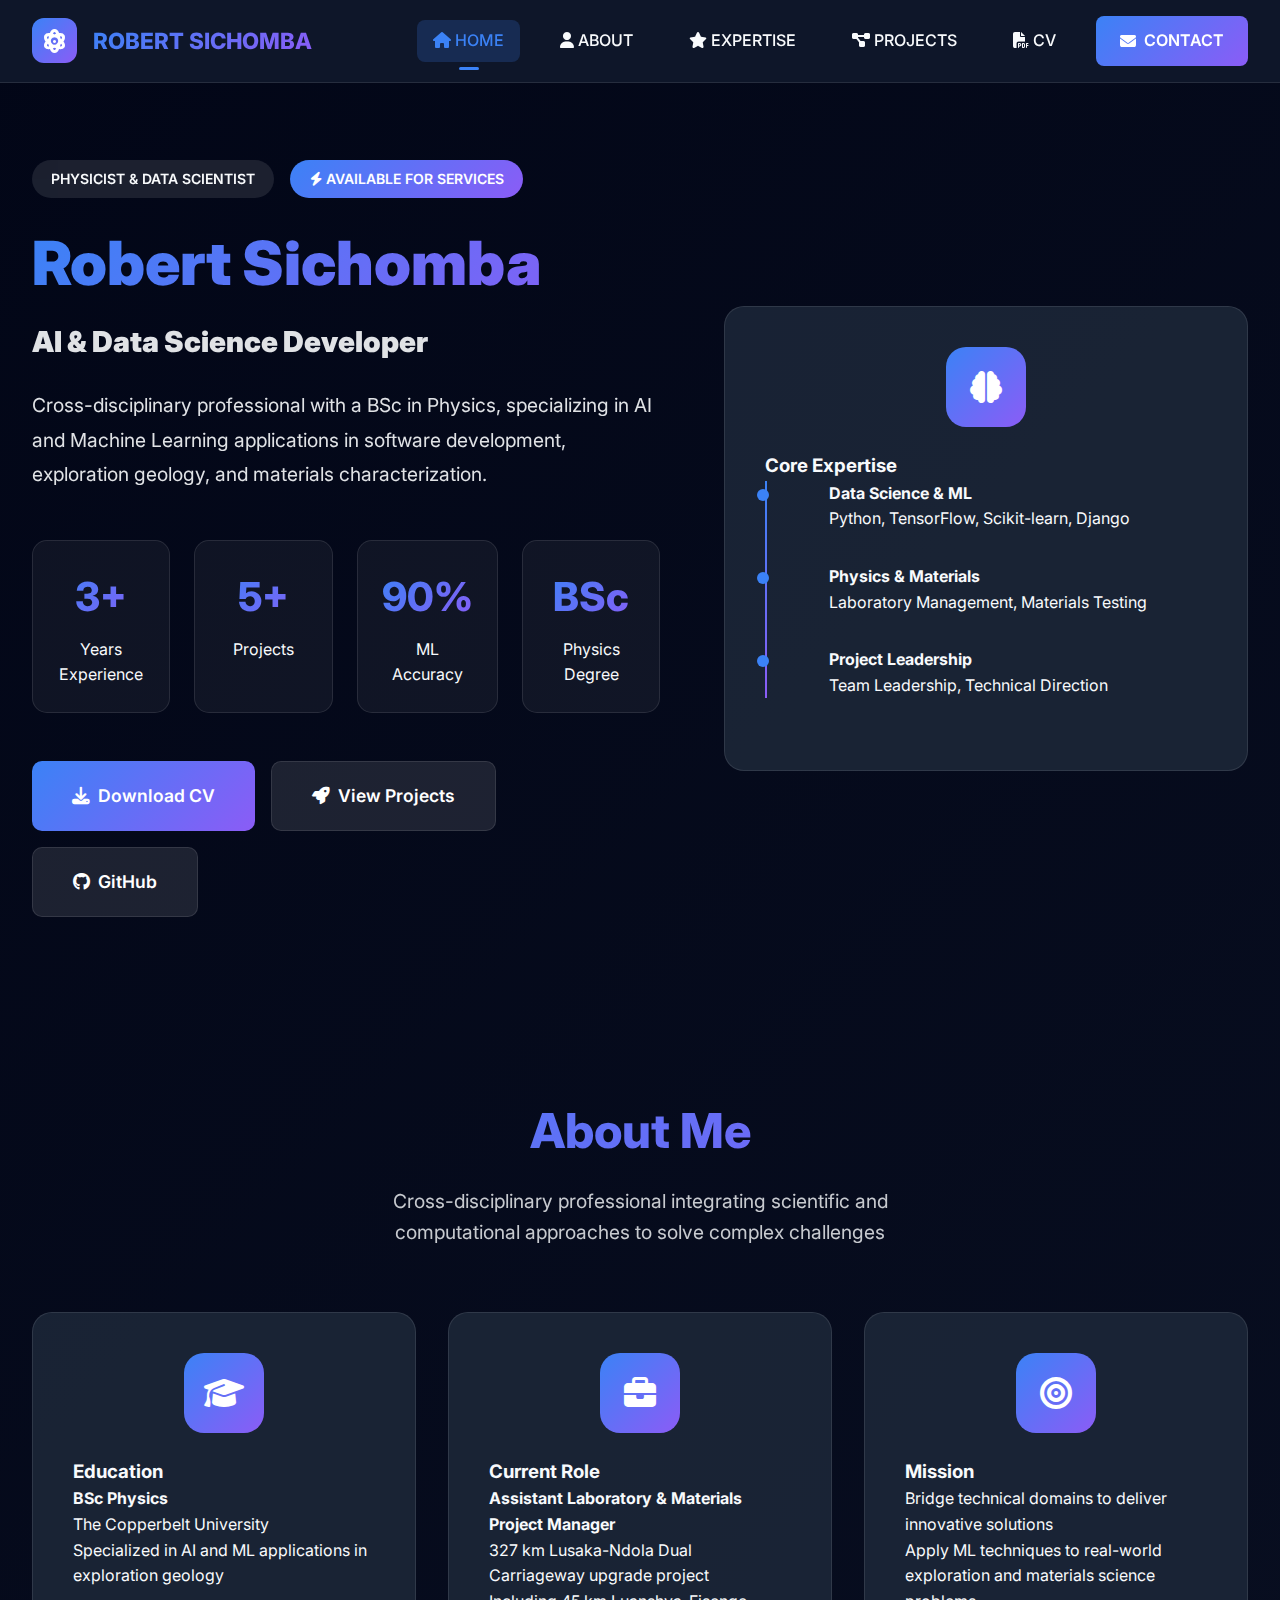
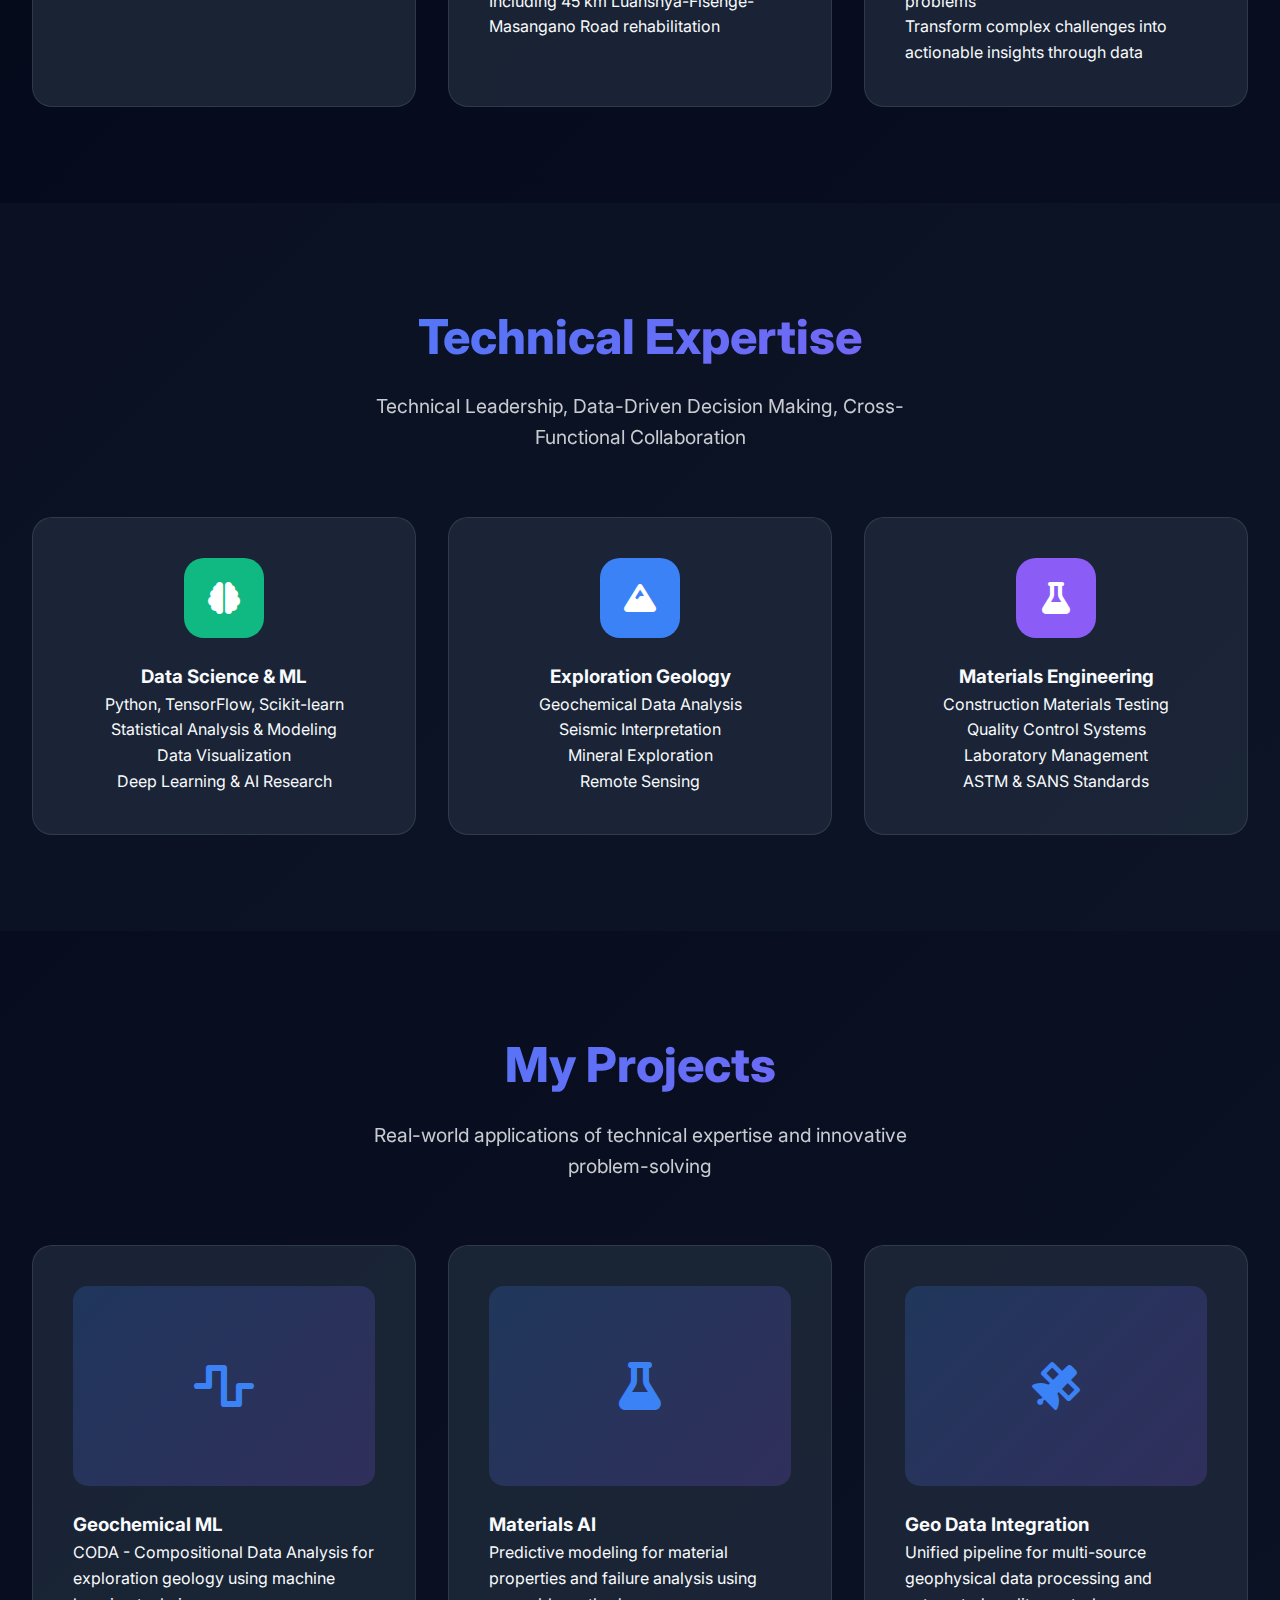
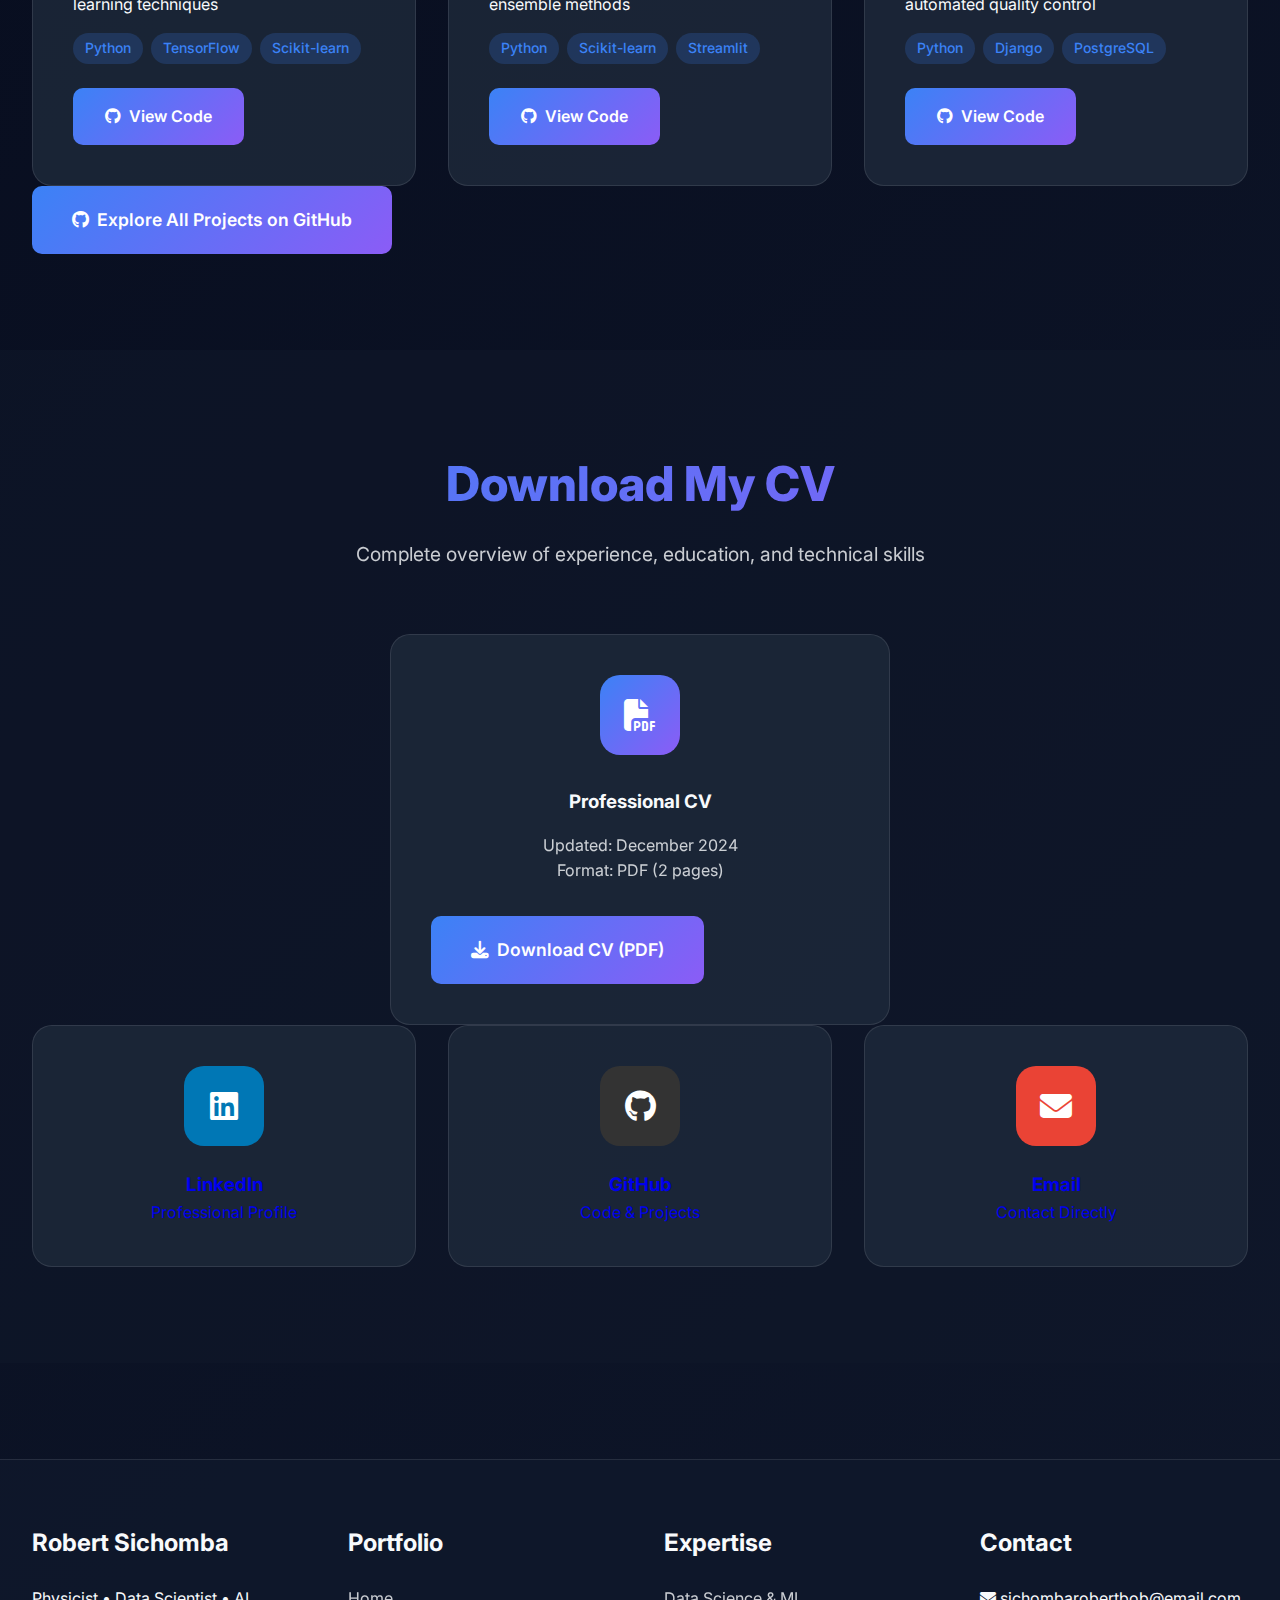
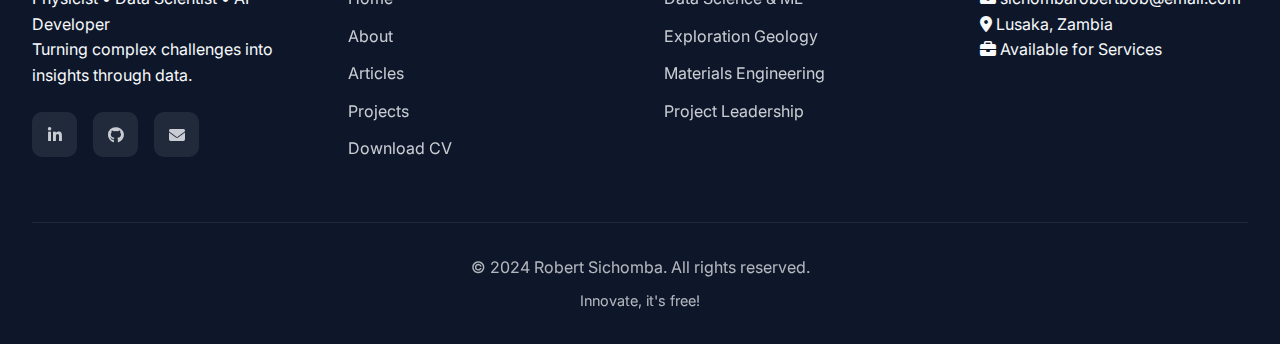
<file: index.html>
<!DOCTYPE html>
<html lang="en">
<head>
    <meta charset="UTF-8">
    <meta name="viewport" content="width=device-width, initial-scale=1.0">
    <title>Robert Sichomba | Physicist | Data Scientist & AI Developer</title>
    
    <!-- PWA Meta -->
    <meta name="theme-color" content="#059669">
    <meta name="description" content="Cross-disciplinary professional with BSc in Physics, specializing in AI and Machine Learning applications in software development, exploration geology, and materials characterization.">
    
    <!-- Styles & Fonts -->
    <link rel="stylesheet" href="https://cdnjs.cloudflare.com/ajax/libs/font-awesome/6.4.0/css/all.min.css">
    <link href="https://fonts.googleapis.com/css2?family=Inter:wght@300;400;500;600;700;800;900&display=swap" rel="stylesheet">
    
    <style>
        /* Modern Design System */
        :root {
            --primary: #3b82f6;
            --secondary: #10b981;
            --accent: #8b5cf6;
            --dark: #0f172a;
            --darker: #020617;
            --light: #f8fafc;
            --card-bg: rgba(30, 41, 59, 0.8);
            --border: rgba(255, 255, 255, 0.1);
            --success: #10b981;
            --warning: #f59e0b;
            --danger: #ef4444;
        }

        * {
            margin: 0;
            padding: 0;
            box-sizing: border-box;
        }

        body {
            font-family: 'Inter', sans-serif;
            background: linear-gradient(135deg, var(--darker) 0%, var(--dark) 100%);
            color: var(--light);
            line-height: 1.6;
            overflow-x: hidden;
            min-height: 100vh;
        }

        /* Navigation - Modern Dark */
        .navbar {
            position: fixed;
            top: 0;
            left: 0;
            right: 0;
            background: rgba(15, 23, 42, 0.95);
            backdrop-filter: blur(10px);
            z-index: 1000;
            padding: 1rem 0;
            border-bottom: 1px solid var(--border);
        }

        .nav-container {
            max-width: 1400px;
            margin: 0 auto;
            padding: 0 2rem;
            display: flex;
            justify-content: space-between;
            align-items: center;
        }

        .nav-brand {
            display: flex;
            align-items: center;
            gap: 1rem;
            text-decoration: none;
        }

        .logo {
            width: 45px;
            height: 45px;
            background: linear-gradient(135deg, var(--primary), var(--accent));
            border-radius: 12px;
            display: flex;
            align-items: center;
            justify-content: center;
            font-size: 1.5rem;
            color: white;
        }

        .brand-text {
            font-size: 1.4rem;
            font-weight: 800;
            background: linear-gradient(135deg, var(--primary), var(--accent));
            -webkit-background-clip: text;
            -webkit-text-fill-color: transparent;
        }

        .nav-menu {
            display: flex;
            gap: 1.5rem;
            align-items: center;
        }

        .nav-link {
            color: var(--light);
            text-decoration: none;
            font-weight: 500;
            padding: 0.5rem 1rem;
            border-radius: 8px;
            transition: all 0.3s ease;
            position: relative;
        }

        .nav-link:hover {
            background: rgba(59, 130, 246, 0.1);
            color: var(--primary);
        }

        .nav-link.active {
            background: rgba(59, 130, 246, 0.2);
            color: var(--primary);
        }

        .nav-link.active::after {
            content: '';
            position: absolute;
            bottom: -8px;
            left: 50%;
            transform: translateX(-50%);
            width: 20px;
            height: 3px;
            background: var(--primary);
            border-radius: 2px;
        }

        .contact-btn {
            background: linear-gradient(135deg, var(--primary), var(--accent));
            color: white;
            border: none;
            padding: 0.75rem 1.5rem;
            border-radius: 8px;
            font-weight: 600;
            cursor: pointer;
            display: flex;
            align-items: center;
            gap: 0.5rem;
            transition: all 0.3s ease;
            text-decoration: none;
        }

        .contact-btn:hover {
            transform: translateY(-2px);
            box-shadow: 0 10px 20px rgba(59, 130, 246, 0.3);
        }

        .menu-toggle {
            display: none;
            background: none;
            border: none;
            color: white;
            font-size: 1.5rem;
            cursor: pointer;
        }

        /* Hero Section - Enhanced */
        .hero {
            padding: 10rem 0 5rem;
            position: relative;
            overflow: hidden;
        }

        .hero-container {
            max-width: 1400px;
            margin: 0 auto;
            padding: 0 2rem;
            display: grid;
            grid-template-columns: 1.2fr 1fr;
            gap: 4rem;
            align-items: center;
        }

        .hero-content {
            position: relative;
            z-index: 2;
        }

        .hero-badge {
            display: flex;
            gap: 1rem;
            margin-bottom: 2rem;
            flex-wrap: wrap;
        }

        .badge {
            background: rgba(255, 255, 255, 0.1);
            padding: 0.5rem 1.2rem;
            border-radius: 20px;
            font-size: 0.875rem;
            font-weight: 600;
            backdrop-filter: blur(10px);
        }

        .badge-primary {
            background: linear-gradient(135deg, var(--primary), var(--accent));
            color: white;
        }

        .hero-title {
            font-size: 3.8rem;
            font-weight: 900;
            line-height: 1.1;
            margin-bottom: 1.5rem;
        }

        .gradient-text {
            background: linear-gradient(135deg, var(--primary), var(--accent));
            -webkit-background-clip: text;
            -webkit-text-fill-color: transparent;
            display: block;
        }

        .hero-subtitle {
            font-size: 1.8rem;
            color: var(--light);
            opacity: 0.9;
            margin-bottom: 2rem;
        }

        .hero-description {
            font-size: 1.2rem;
            margin-bottom: 2rem;
            opacity: 0.9;
            line-height: 1.8;
        }

        .hero-stats {
            display: grid;
            grid-template-columns: repeat(4, 1fr);
            gap: 1.5rem;
            margin: 3rem 0;
        }

        .stat {
            text-align: center;
            background: rgba(255, 255, 255, 0.05);
            padding: 1.5rem;
            border-radius: 15px;
            border: 1px solid rgba(255, 255, 255, 0.1);
            transition: all 0.3s ease;
        }

        .stat:hover {
            border-color: var(--primary);
            transform: translateY(-5px);
        }

        .stat-number {
            font-size: 2.5rem;
            font-weight: 800;
            background: linear-gradient(135deg, var(--primary), var(--accent));
            -webkit-background-clip: text;
            -webkit-text-fill-color: transparent;
            margin-bottom: 0.5rem;
        }

        .hero-buttons {
            display: flex;
            gap: 1rem;
            margin-top: 2rem;
            flex-wrap: wrap;
        }

        /* Buttons */
        .btn {
            display: inline-flex;
            align-items: center;
            gap: 0.5rem;
            padding: 1rem 2rem;
            border-radius: 10px;
            font-weight: 600;
            text-decoration: none;
            transition: all 0.3s ease;
            border: none;
            cursor: pointer;
        }

        .btn-primary {
            background: linear-gradient(135deg, var(--primary), var(--accent));
            color: white;
        }

        .btn-primary:hover {
            transform: translateY(-2px);
            box-shadow: 0 10px 30px rgba(59, 130, 246, 0.4);
        }

        .btn-secondary {
            background: rgba(255, 255, 255, 0.1);
            color: white;
            border: 1px solid var(--border);
        }

        .btn-secondary:hover {
            background: rgba(255, 255, 255, 0.2);
            transform: translateY(-2px);
        }

        .btn-lg {
            padding: 1.25rem 2.5rem;
            font-size: 1.1rem;
        }

        /* Container */
        .container {
            max-width: 1400px;
            margin: 0 auto;
            padding: 0 2rem;
        }

        /* Section Styling */
        .section {
            padding: 6rem 0;
        }

        .section-header {
            text-align: center;
            margin-bottom: 4rem;
        }

        .section-header h2 {
            font-size: 3rem;
            font-weight: 800;
            margin-bottom: 1rem;
            background: linear-gradient(135deg, var(--primary), var(--accent));
            -webkit-background-clip: text;
            -webkit-text-fill-color: transparent;
        }

        .section-header p {
            font-size: 1.2rem;
            opacity: 0.8;
            max-width: 600px;
            margin: 0 auto;
        }

        /* Cards */
        .card {
            background: var(--card-bg);
            border-radius: 20px;
            padding: 2.5rem;
            border: 1px solid var(--border);
            transition: all 0.3s ease;
        }

        .card:hover {
            border-color: var(--primary);
            transform: translateY(-10px);
            box-shadow: 0 20px 40px rgba(0, 0, 0, 0.3);
        }

        .card-grid {
            display: grid;
            grid-template-columns: repeat(auto-fit, minmax(300px, 1fr));
            gap: 2rem;
        }

        .skill-card {
            text-align: center;
        }

        .skill-icon {
            width: 80px;
            height: 80px;
            background: linear-gradient(135deg, var(--primary), var(--accent));
            border-radius: 20px;
            display: flex;
            align-items: center;
            justify-content: center;
            margin: 0 auto 1.5rem;
            font-size: 2rem;
            color: white;
        }

        .project-card {
            overflow: hidden;
        }

        .project-image {
            height: 200px;
            background: linear-gradient(135deg, rgba(59, 130, 246, 0.2), rgba(139, 92, 246, 0.2));
            border-radius: 15px;
            margin-bottom: 1.5rem;
            display: flex;
            align-items: center;
            justify-content: center;
            font-size: 3rem;
            color: var(--primary);
        }

        .project-tags {
            display: flex;
            flex-wrap: wrap;
            gap: 0.5rem;
            margin: 1rem 0;
        }

        .tag {
            background: rgba(59, 130, 246, 0.2);
            color: var(--primary);
            padding: 0.25rem 0.75rem;
            border-radius: 20px;
            font-size: 0.875rem;
            font-weight: 500;
        }

        /* Timeline */
        .timeline {
            position: relative;
            padding-left: 2rem;
        }

        .timeline::before {
            content: '';
            position: absolute;
            left: 0;
            top: 0;
            bottom: 0;
            width: 2px;
            background: linear-gradient(135deg, var(--primary), var(--accent));
        }

        .timeline-item {
            position: relative;
            margin-bottom: 2rem;
            padding-left: 2rem;
        }

        .timeline-item::before {
            content: '';
            position: absolute;
            left: -2.5rem;
            top: 0.5rem;
            width: 12px;
            height: 12px;
            background: var(--primary);
            border-radius: 50%;
        }

        /* Footer */
        .footer {
            background: rgba(15, 23, 42, 0.95);
            padding: 4rem 0 2rem;
            margin-top: 6rem;
            border-top: 1px solid var(--border);
        }

        .footer-content {
            display: grid;
            grid-template-columns: repeat(auto-fit, minmax(250px, 1fr));
            gap: 3rem;
            margin-bottom: 3rem;
        }

        .footer-section h3 {
            margin-bottom: 1.5rem;
            font-size: 1.5rem;
        }

        .footer-section ul {
            list-style: none;
        }

        .footer-section ul li {
            margin-bottom: 0.75rem;
        }

        .footer-section a {
            color: var(--light);
            text-decoration: none;
            opacity: 0.8;
            transition: all 0.3s ease;
        }

        .footer-section a:hover {
            opacity: 1;
            color: var(--primary);
        }

        .social-links {
            display: flex;
            gap: 1rem;
            margin-top: 1.5rem;
        }

        .social-link {
            width: 45px;
            height: 45px;
            background: rgba(255, 255, 255, 0.1);
            border-radius: 10px;
            display: flex;
            align-items: center;
            justify-content: center;
            color: white;
            text-decoration: none;
            transition: all 0.3s ease;
        }

        .social-link:hover {
            background: linear-gradient(135deg, var(--primary), var(--accent));
            transform: translateY(-3px);
        }

        .footer-bottom {
            text-align: center;
            padding-top: 2rem;
            border-top: 1px solid var(--border);
            opacity: 0.7;
        }

        /* Responsive Design */
        @media (max-width: 1024px) {
            .hero-container {
                grid-template-columns: 1fr;
                text-align: center;
            }
            
            .hero-stats {
                grid-template-columns: repeat(2, 1fr);
            }
            
            .section-header h2 {
                font-size: 2.5rem;
            }
        }

        @media (max-width: 768px) {
            .nav-menu {
                display: none;
                position: absolute;
                top: 100%;
                left: 0;
                right: 0;
                background: var(--dark);
                padding: 1rem;
                flex-direction: column;
            }
            
            .nav-menu.active {
                display: flex;
            }
            
            .menu-toggle {
                display: block;
            }
            
            .hero-title {
                font-size: 2.5rem;
            }
            
            .hero-subtitle {
                font-size: 1.5rem;
            }
            
            .hero-buttons {
                flex-direction: column;
            }
            
            .section {
                padding: 4rem 0;
            }
        }

        @media (max-width: 480px) {
            .hero-stats {
                grid-template-columns: 1fr;
            }
            
            .container {
                padding: 0 1rem;
            }
        }

        /* Animations */
        @keyframes fadeInUp {
            from {
                opacity: 0;
                transform: translateY(30px);
            }
            to {
                opacity: 1;
                transform: translateY(0);
            }
        }

        .animate-in {
            animation: fadeInUp 0.6s ease forwards;
        }
    </style>
</head>
<body>
    <!-- Navigation -->
    <nav class="navbar">
        <div class="nav-container">
            <a href="#home" class="nav-brand">
                <div class="logo">
                    <i class="fas fa-atom"></i>
                </div>
                <span class="brand-text">ROBERT SICHOMBA</span>
            </a>
            <div class="nav-menu" id="navMenu">
                <a href="#home" class="nav-link active"><i class="fas fa-home"></i> HOME</a>
                <a href="#about" class="nav-link"><i class="fas fa-user"></i> ABOUT</a>
                <a href="#expertise" class="nav-link"><i class="fas fa-star"></i> EXPERTISE</a>
                <a href="#projects" class="nav-link"><i class="fas fa-project-diagram"></i> PROJECTS</a>
                <a href="#cv" class="nav-link"><i class="fas fa-file-pdf"></i> CV</a>
                <a href="mailto:sichombarobertbob@email.com" class="contact-btn">
                    <i class="fas fa-envelope"></i>
                    CONTACT
                </a>
            </div>
            <button class="menu-toggle" id="menuToggle">
                <i class="fas fa-bars"></i>
            </button>
        </div>
    </nav>

    <!-- Hero Section -->
    <section id="home" class="hero">
        <div class="hero-container">
            <div class="hero-content">
                <div class="hero-badge">
                    <span class="badge">PHYSICIST & DATA SCIENTIST</span>
                    <span class="badge badge-primary"><i class="fas fa-bolt"></i> AVAILABLE FOR SERVICES</span>
                </div>
                <h1 class="hero-title">
                    <span class="gradient-text">Robert Sichomba</span>
                    <span class="hero-subtitle">AI & Data Science Developer</span>
                </h1>
                <p class="hero-description">
                    Cross-disciplinary professional with a BSc in Physics, specializing in AI and 
                    Machine Learning applications in software development, exploration geology, 
                    and materials characterization.
                </p>
                
                <!-- Quick Stats -->
                <div class="hero-stats animate-in">
                    <div class="stat">
                        <div class="stat-number">3+</div>
                        <div class="stat-label">Years Experience</div>
                    </div>
                    <div class="stat">
                        <div class="stat-number">5+</div>
                        <div class="stat-label">Projects</div>
                    </div>
                    <div class="stat">
                        <div class="stat-number">90%</div>
                        <div class="stat-label">ML Accuracy</div>
                    </div>
                    <div class="stat">
                        <div class="stat-number">BSc</div>
                        <div class="stat-label">Physics Degree</div>
                    </div>
                </div>
                
                <div class="hero-buttons">
                    <a href="#cv" class="btn btn-primary btn-lg">
                        <i class="fas fa-download"></i> Download CV
                    </a>
                    <a href="#projects" class="btn btn-secondary btn-lg">
                        <i class="fas fa-rocket"></i> View Projects
                    </a>
                    <a href="https://github.com/RobertSichombaBob" target="_blank" class="btn btn-secondary btn-lg">
                        <i class="fab fa-github"></i> GitHub
                    </a>
                </div>
            </div>
            <div class="hero-visual">
                <div class="card animate-in">
                    <div class="skill-icon">
                        <i class="fas fa-brain"></i>
                    </div>
                    <h3>Core Expertise</h3>
                    <div class="timeline">
                        <div class="timeline-item">
                            <h4>Data Science & ML</h4>
                            <p>Python, TensorFlow, Scikit-learn, Django</p>
                        </div>
                        <div class="timeline-item">
                            <h4>Physics & Materials</h4>
                            <p>Laboratory Management, Materials Testing</p>
                        </div>
                        <div class="timeline-item">
                            <h4>Project Leadership</h4>
                            <p>Team Leadership, Technical Direction</p>
                        </div>
                    </div>
                </div>
            </div>
        </div>
    </section>

    <!-- About Section -->
    <section id="about" class="section">
        <div class="container">
            <div class="section-header">
                <h2>About Me</h2>
                <p>Cross-disciplinary professional integrating scientific and computational approaches to solve complex challenges</p>
            </div>

            <div class="card-grid animate-in">
                <div class="card">
                    <div class="skill-icon">
                        <i class="fas fa-graduation-cap"></i>
                    </div>
                    <h3>Education</h3>
                    <p><strong>BSc Physics</strong><br>
                    The Copperbelt University<br>
                    Specialized in AI and ML applications in exploration geology</p>
                </div>

                <div class="card">
                    <div class="skill-icon">
                        <i class="fas fa-briefcase"></i>
                    </div>
                    <h3>Current Role</h3>
                    <p><strong>Assistant Laboratory & Materials Project Manager</strong><br>
                    327 km Lusaka-Ndola Dual Carriageway upgrade project<br>
                    Including 45 km Luanshya-Fisenge-Masangano Road rehabilitation</p>
                </div>

                <div class="card">
                    <div class="skill-icon">
                        <i class="fas fa-bullseye"></i>
                    </div>
                    <h3>Mission</h3>
                    <p>Bridge technical domains to deliver innovative solutions<br>
                    Apply ML techniques to real-world exploration and materials science problems<br>
                    Transform complex challenges into actionable insights through data</p>
                </div>
            </div>
        </div>
    </section>

    <!-- Expertise Section -->
    <section id="expertise" class="section" style="background: rgba(15, 23, 42, 0.5);">
        <div class="container">
            <div class="section-header">
                <h2>Technical Expertise</h2>
                <p>Technical Leadership, Data-Driven Decision Making, Cross-Functional Collaboration</p>
            </div>

            <div class="card-grid animate-in">
                <div class="card skill-card">
                    <div class="skill-icon" style="background: linear-gradient(135deg, var(--secondary), var(--success));">
                        <i class="fas fa-brain"></i>
                    </div>
                    <h3>Data Science & ML</h3>
                    <p>Python, TensorFlow, Scikit-learn<br>
                    Statistical Analysis & Modeling<br>
                    Data Visualization<br>
                    Deep Learning & AI Research</p>
                </div>

                <div class="card skill-card">
                    <div class="skill-icon" style="background: linear-gradient(135deg, var(--primary), #3b82f6);">
                        <i class="fas fa-mountain"></i>
                    </div>
                    <h3>Exploration Geology</h3>
                    <p>Geochemical Data Analysis<br>
                    Seismic Interpretation<br>
                    Mineral Exploration<br>
                    Remote Sensing</p>
                </div>

                <div class="card skill-card">
                    <div class="skill-icon" style="background: linear-gradient(135deg, var(--accent), #8b5cf6);">
                        <i class="fas fa-flask"></i>
                    </div>
                    <h3>Materials Engineering</h3>
                    <p>Construction Materials Testing<br>
                    Quality Control Systems<br>
                    Laboratory Management<br>
                    ASTM & SANS Standards</p>
                </div>
            </div>
        </div>
    </section>

    <!-- Projects Section -->
    <section id="projects" class="section">
        <div class="container">
            <div class="section-header">
                <h2>My Projects</h2>
                <p>Real-world applications of technical expertise and innovative problem-solving</p>
            </div>

            <div class="card-grid animate-in">
                <div class="card project-card">
                    <div class="project-image">
                        <i class="fas fa-wave-square"></i>
                    </div>
                    <h3>Geochemical ML</h3>
                    <p>CODA - Compositional Data Analysis for exploration geology using machine learning techniques</p>
                    <div class="project-tags">
                        <span class="tag">Python</span>
                        <span class="tag">TensorFlow</span>
                        <span class="tag">Scikit-learn</span>
                    </div>
                    <div class="hero-buttons" style="margin-top: 1.5rem;">
                        <a href="https://github.com/RobertSichombaBob/seismic-ml" target="_blank" class="btn btn-primary">
                            <i class="fab fa-github"></i> View Code
                        </a>
                    </div>
                </div>

                <div class="card project-card">
                    <div class="project-image">
                        <i class="fas fa-flask"></i>
                    </div>
                    <h3>Materials AI</h3>
                    <p>Predictive modeling for material properties and failure analysis using ensemble methods</p>
                    <div class="project-tags">
                        <span class="tag">Python</span>
                        <span class="tag">Scikit-learn</span>
                        <span class="tag">Streamlit</span>
                    </div>
                    <div class="hero-buttons" style="margin-top: 1.5rem;">
                        <a href="https://github.com/RobertSichombaBob/materials-ai" target="_blank" class="btn btn-primary">
                            <i class="fab fa-github"></i> View Code
                        </a>
                    </div>
                </div>

                <div class="card project-card">
                    <div class="project-image">
                        <i class="fas fa-satellite"></i>
                    </div>
                    <h3>Geo Data Integration</h3>
                    <p>Unified pipeline for multi-source geophysical data processing and automated quality control</p>
                    <div class="project-tags">
                        <span class="tag">Python</span>
                        <span class="tag">Django</span>
                        <span class="tag">PostgreSQL</span>
                    </div>
                    <div class="hero-buttons" style="margin-top: 1.5rem;">
                        <a href="https://github.com/RobertSichombaBob/geo-integration" target="_blank" class="btn btn-primary">
                            <i class="fab fa-github"></i> View Code
                        </a>
                    </div>
                </div>
            </div>

            <div class="text-center mt-6 animate-in">
                <a href="https://github.com/RobertSichombaBob" target="_blank" class="btn btn-primary btn-lg">
                    <i class="fab fa-github"></i> Explore All Projects on GitHub
                </a>
            </div>
        </div>
    </section>

    <!-- CV Section -->
    <section id="cv" class="section" style="background: rgba(15, 23, 42, 0.5);">
        <div class="container">
            <div class="section-header">
                <h2>Download My CV</h2>
                <p>Complete overview of experience, education, and technical skills</p>
            </div>

            <div class="card" style="max-width: 500px; margin: 0 auto;">
                <div class="skill-icon" style="margin: 0 auto 2rem;">
                    <i class="fas fa-file-pdf"></i>
                </div>
                <h3 style="text-align: center; margin-bottom: 1rem;">Professional CV</h3>
                <p style="text-align: center; opacity: 0.8; margin-bottom: 2rem;">
                    Updated: December 2024<br>
                    Format: PDF (2 pages)
                </p>
                <a href="cv/MR_ROBERT_SICHOMBA_S_CV.pdf" download class="btn btn-primary btn-block btn-lg">
                    <i class="fas fa-download"></i> Download CV (PDF)
                </a>
            </div>

            <!-- Contact Cards -->
            <div class="card-grid mt-6" style="grid-template-columns: repeat(auto-fit, minmax(200px, 1fr));">
                <a href="https://linkedin.com/in/robert-sichomba" target="_blank" class="card skill-card" style="text-decoration: none; text-align: center;">
                    <div class="skill-icon" style="background: linear-gradient(135deg, #0077b5, #0077b5);">
                        <i class="fab fa-linkedin"></i>
                    </div>
                    <h3>LinkedIn</h3>
                    <p>Professional Profile</p>
                </a>

                <a href="https://github.com/RobertSichombaBob" target="_blank" class="card skill-card" style="text-decoration: none; text-align: center;">
                    <div class="skill-icon" style="background: linear-gradient(135deg, #333, #333);">
                        <i class="fab fa-github"></i>
                    </div>
                    <h3>GitHub</h3>
                    <p>Code & Projects</p>
                </a>

                <a href="mailto:sichombarobertbob@email.com" class="card skill-card" style="text-decoration: none; text-align: center;">
                    <div class="skill-icon" style="background: linear-gradient(135deg, #ea4335, #ea4335);">
                        <i class="fas fa-envelope"></i>
                    </div>
                    <h3>Email</h3>
                    <p>Contact Directly</p>
                </a>
            </div>
        </div>
    </section>

    <!-- Footer -->
    <footer class="footer">
        <div class="container">
            <div class="footer-content">
                <div class="footer-section">
                    <h3>Robert Sichomba</h3>
                    <p>Physicist • Data Scientist • AI Developer</p>
                    <p>Turning complex challenges into insights through data.</p>
                    <div class="social-links">
                        <a href="https://linkedin.com/in/robert-sichomba" target="_blank" class="social-link">
                            <i class="fab fa-linkedin-in"></i>
                        </a>
                        <a href="https://github.com/RobertSichombaBob" target="_blank" class="social-link">
                            <i class="fab fa-github"></i>
                        </a>
                        <a href="mailto:sichombarobertbob@email.com" class="social-link">
                            <i class="fas fa-envelope"></i>
                        </a>
                    </div>
                </div>

                <div class="footer-section">
                    <h3>Portfolio</h3>
                    <ul>
                        <li><a href="#home">Home</a></li>
                        <li><a href="#about">About</a></li>
                        <li><a href="articles/">Articles</a></li>
                        <li><a href="#projects">Projects</a></li>
                        <li><a href="#cv">Download CV</a></li>
                    </ul>
                </div>

                <div class="footer-section">
                    <h3>Expertise</h3>
                    <ul>
                        <li><a href="#expertise">Data Science & ML</a></li>
                        <li><a href="#expertise">Exploration Geology</a></li>
                        <li><a href="#expertise">Materials Engineering</a></li>
                        <li><a href="#expertise">Project Leadership</a></li>
                    </ul>
                </div>

                <div class="footer-section">
                    <h3>Contact</h3>
                    <p><i class="fas fa-envelope"></i> sichombarobertbob@email.com</p>
                    <p><i class="fas fa-map-marker-alt"></i> Lusaka, Zambia</p>
                    <p><i class="fas fa-briefcase"></i> Available for Services</p>
                </div>
            </div>
            <div class="footer-bottom">
                <p>&copy; 2024 Robert Sichomba. All rights reserved.</p>
                <p style="margin-top: 0.5rem; font-size: 0.9rem;">
                    Innovate, it's free!
                </p>
            </div>
        </div>
    </footer>

    <!-- Back to Top Button -->
    <button id="backToTop" style="display: none; position: fixed; bottom: 30px; right: 30px; width: 50px; height: 50px; background: linear-gradient(135deg, var(--primary), var(--accent)); color: white; border: none; border-radius: 50%; font-size: 1.2rem; cursor: pointer; z-index: 1000;">
        <i class="fas fa-chevron-up"></i>
    </button>

    <script>
        // Mobile menu toggle
        const menuToggle = document.getElementById('menuToggle');
        const navMenu = document.getElementById('navMenu');
        
        menuToggle.addEventListener('click', () => {
            navMenu.classList.toggle('active');
        });
        
        // Close menu when clicking outside
        document.addEventListener('click', (event) => {
            if (!navMenu.contains(event.target) && !menuToggle.contains(event.target)) {
                navMenu.classList.remove('active');
            }
        });
        
        // Back to top button
        const backToTop = document.getElementById('backToTop');
        
        window.addEventListener('scroll', () => {
            if (window.pageYOffset > 300) {
                backToTop.style.display = 'flex';
                backToTop.style.alignItems = 'center';
                backToTop.style.justifyContent = 'center';
            } else {
                backToTop.style.display = 'none';
            }
        });
        
        backToTop.addEventListener('click', () => {
            window.scrollTo({ top: 0, behavior: 'smooth' });
        });
        
        // Smooth scroll for anchor links
        document.querySelectorAll('a[href^="#"]').forEach(anchor => {
            anchor.addEventListener('click', function (e) {
                if (this.getAttribute('href') === '#') return;
                
                const targetId = this.getAttribute('href');
                if (targetId.startsWith('#')) {
                    e.preventDefault();
                    const targetElement = document.querySelector(targetId);
                    if (targetElement) {
                        // Close mobile menu if open
                        if (navMenu.classList.contains('active')) {
                            navMenu.classList.remove('active');
                        }
                        
                        targetElement.scrollIntoView({
                            behavior: 'smooth',
                            block: 'start'
                        });
                    }
                }
            });
        });
        
        // Animate elements on scroll
        const observer = new IntersectionObserver((entries) => {
            entries.forEach(entry => {
                if (entry.isIntersecting) {
                    entry.target.classList.add('animate-in');
                }
            });
        }, {
            threshold: 0.1,
            rootMargin: '0px 0px -50px 0px'
        });
        
        document.querySelectorAll('.animate-in').forEach(el => {
            observer.observe(el);
        });
        
        // Active navigation highlighting
        const sections = document.querySelectorAll('section[id]');
        const navLinks = document.querySelectorAll('.nav-link');
        
        window.addEventListener('scroll', () => {
            let current = '';
            
            sections.forEach(section => {
                const sectionTop = section.offsetTop;
                const sectionHeight = section.clientHeight;
                if (scrollY >= (sectionTop - 200)) {
                    current = section.getAttribute('id');
                }
            });
            
            navLinks.forEach(link => {
                link.classList.remove('active');
                if (link.getAttribute('href') === `#${current}`) {
                    link.classList.add('active');
                }
            });
        });
        
        // Initialize animations
        document.addEventListener('DOMContentLoaded', () => {
            // Add animation delay to cards
            document.querySelectorAll('.card').forEach((card, index) => {
                card.style.animationDelay = `${index * 0.1}s`;
            });
        });
    </script>
</body>
</html>
</file>
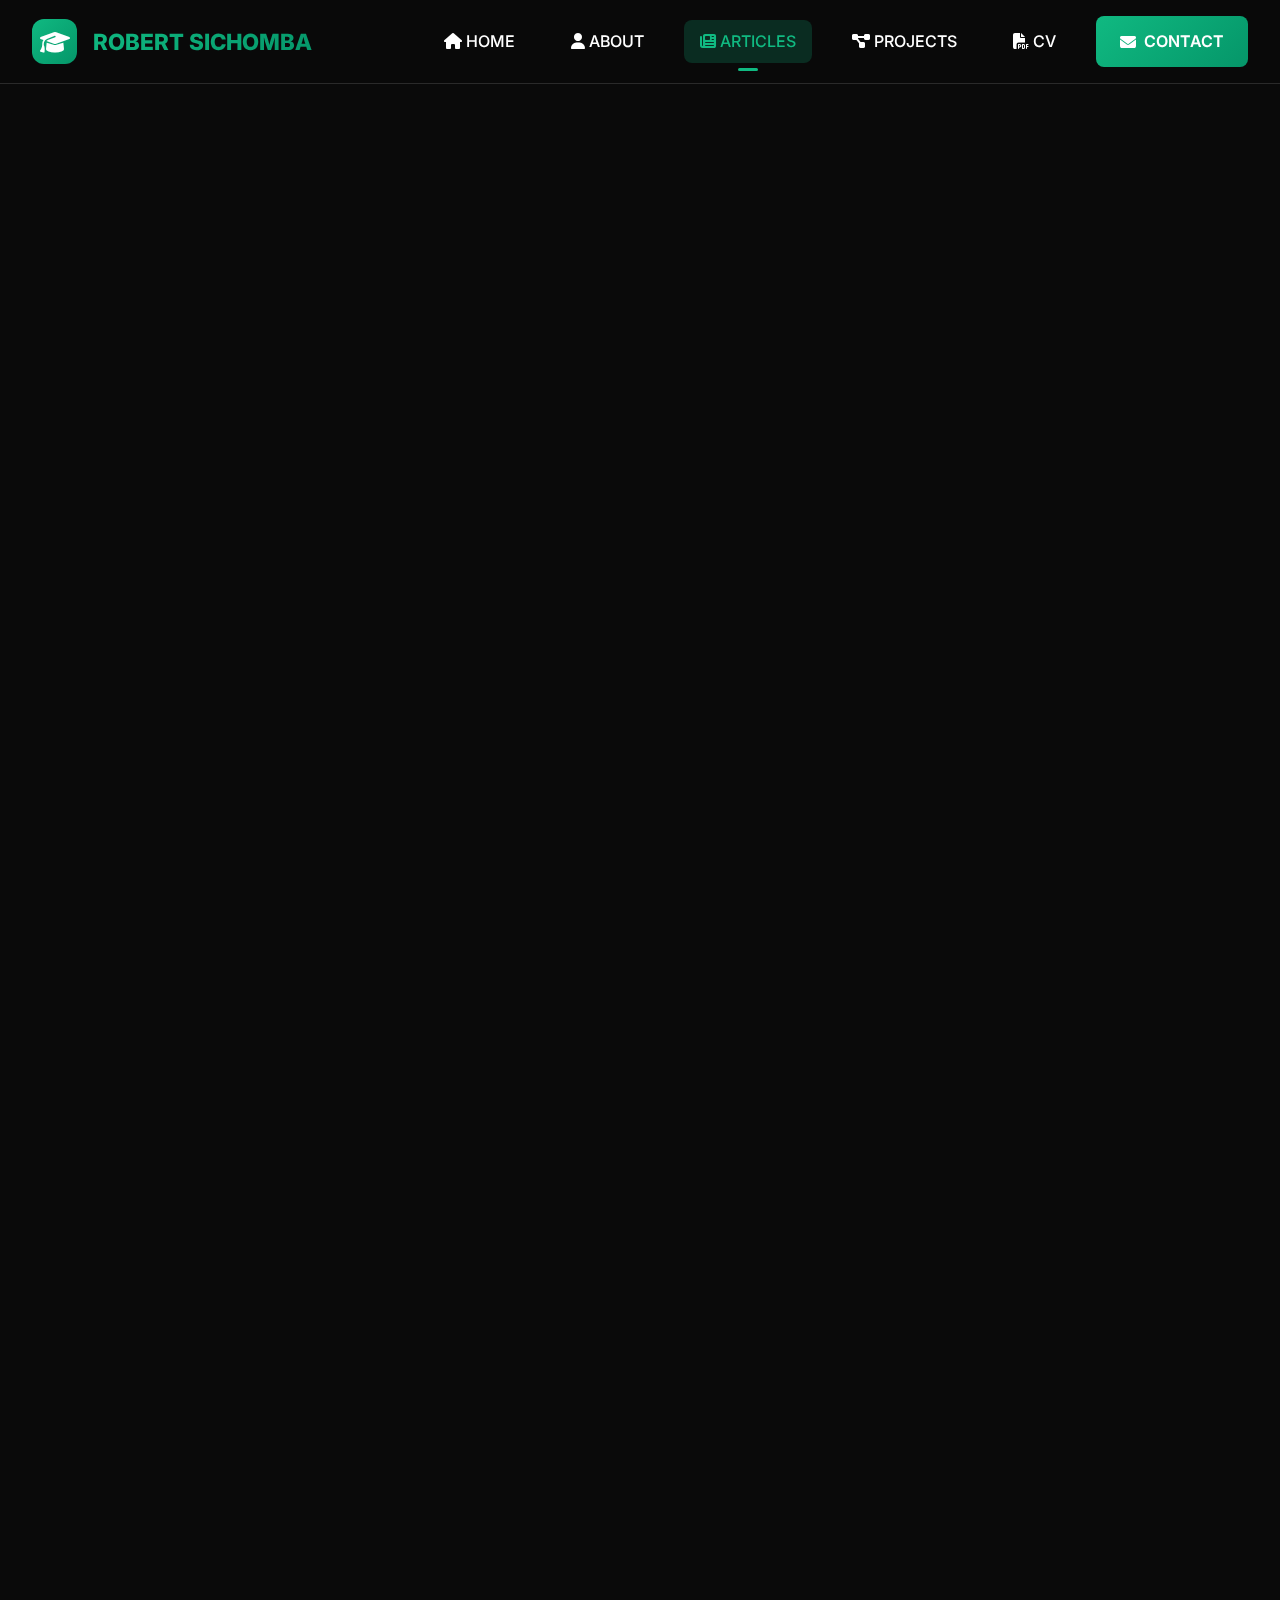
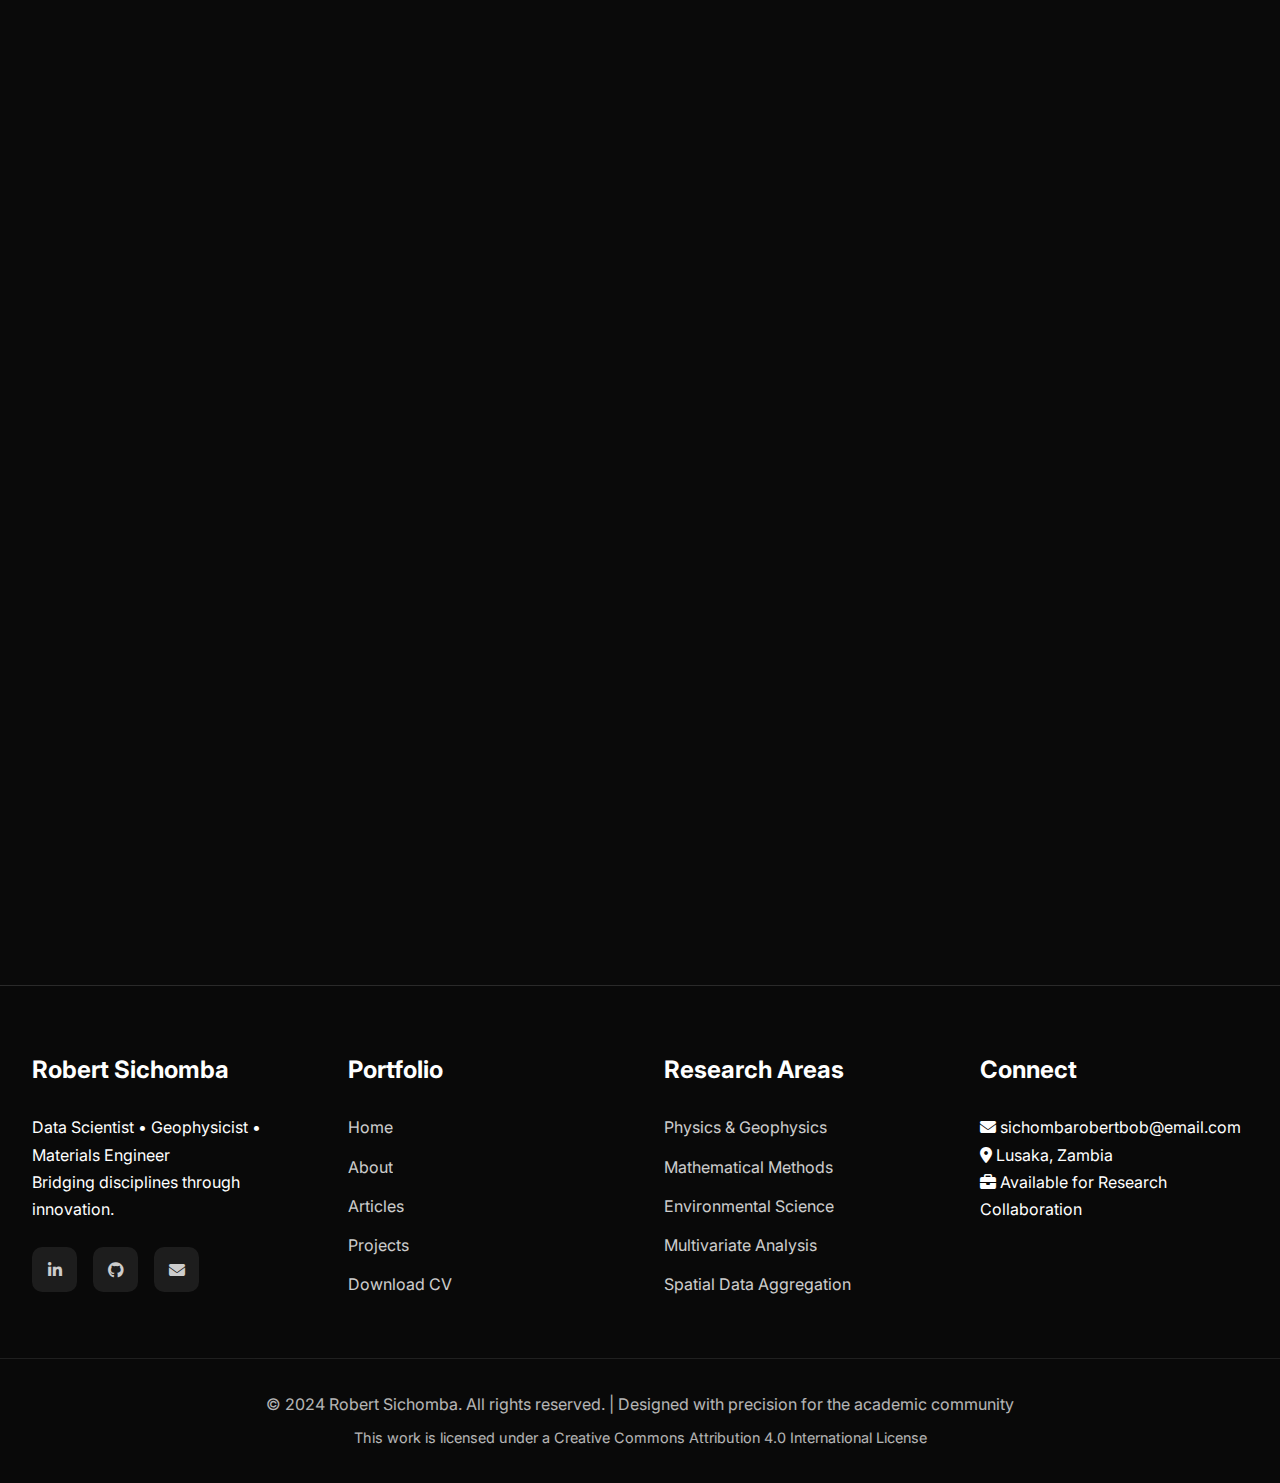
<file: articles/index.html>
<!DOCTYPE html>
<html lang="en">
<head>
    <meta charset="UTF-8">
    <meta name="viewport" content="width=device-width, initial-scale=1.0">
    <title>Research Publications | Robert Sichomba, PhD</title>
    
    <!-- PWA Meta -->
    <meta name="theme-color" content="#10b981">
    <meta name="description" content="Comprehensive collection of research publications spanning geophysics, materials engineering, data science, and mathematical methods.">
    
    <!-- Styles & Fonts -->
    <link rel="stylesheet" href="https://cdnjs.cloudflare.com/ajax/libs/font-awesome/6.4.0/css/all.min.css">
    <link href="https://fonts.googleapis.com/css2?family=Inter:wght@300;400;500;600;700;800;900&display=swap" rel="stylesheet">
    <link href="https://fonts.googleapis.com/css2?family=Source+Serif+Pro:wght@400;600;700&display=swap" rel="stylesheet">
    <link href="https://fonts.googleapis.com/css2?family=JetBrains+Mono:wght@400;500&display=swap" rel="stylesheet">
    
    <!-- CSS Files -->
    <link rel="stylesheet" href="../assets/css/style.css">
    <link rel="stylesheet" href="../assets/css/responsive.css">
    
    <style>
        /* Design System - Green Theme */
        :root {
            --primary: #10b981;
            --primary-dark: #059669;
            --primary-light: #34d399;
            --secondary: #3b82f6;
            --accent: #8b5cf6;
            --dark: #0a0a0a;
            --darker: #000000;
            --light: #ffffff;
            --card-bg: #1a1a1a;
            --border: #2a2a2a;
            --success: #10b981;
            --warning: #f59e0b;
            --danger: #ef4444;
            --gray-50: #f9fafb;
            --gray-100: #f3f4f6;
            --gray-200: #e5e7eb;
            --gray-300: #d1d5db;
            --gray-400: #9ca3af;
            --gray-500: #6b7280;
            --gray-600: #4b5563;
            --gray-700: #374151;
            --gray-800: #1f2937;
            --gray-900: #111827;
        }

        * {
            margin: 0;
            padding: 0;
            box-sizing: border-box;
        }

        body {
            font-family: 'Inter', sans-serif;
            background-color: var(--dark);
            color: var(--light);
            line-height: 1.7;
            overflow-x: hidden;
            min-height: 100vh;
        }

        /* Navigation - Green Theme */
        .navbar {
            position: fixed;
            top: 0;
            left: 0;
            right: 0;
            background: rgba(10, 10, 10, 0.95);
            backdrop-filter: blur(10px);
            z-index: 1000;
            padding: 1rem 0;
            border-bottom: 1px solid var(--border);
        }

        .nav-container {
            max-width: 1400px;
            margin: 0 auto;
            padding: 0 2rem;
            display: flex;
            justify-content: space-between;
            align-items: center;
        }

        .nav-brand {
            display: flex;
            align-items: center;
            gap: 1rem;
            text-decoration: none;
        }

        .logo {
            width: 45px;
            height: 45px;
            background: linear-gradient(135deg, var(--primary), var(--primary-dark));
            border-radius: 12px;
            display: flex;
            align-items: center;
            justify-content: center;
            font-size: 1.5rem;
            color: white;
        }

        .brand-text {
            font-size: 1.4rem;
            font-weight: 800;
            background: linear-gradient(135deg, var(--primary), var(--primary-dark));
            -webkit-background-clip: text;
            -webkit-text-fill-color: transparent;
        }

        .nav-menu {
            display: flex;
            gap: 1.5rem;
            align-items: center;
        }

        .nav-link {
            color: var(--light);
            text-decoration: none;
            font-weight: 500;
            padding: 0.5rem 1rem;
            border-radius: 8px;
            transition: all 0.3s ease;
            position: relative;
        }

        .nav-link:hover {
            background: rgba(16, 185, 129, 0.1);
            color: var(--primary);
        }

        .nav-link.active {
            background: rgba(16, 185, 129, 0.2);
            color: var(--primary);
        }

        .nav-link.active::after {
            content: '';
            position: absolute;
            bottom: -8px;
            left: 50%;
            transform: translateX(-50%);
            width: 20px;
            height: 3px;
            background: var(--primary);
            border-radius: 2px;
        }

        .contact-btn {
            background: linear-gradient(135deg, var(--primary), var(--primary-dark));
            color: white;
            border: none;
            padding: 0.75rem 1.5rem;
            border-radius: 8px;
            font-weight: 600;
            cursor: pointer;
            display: flex;
            align-items: center;
            gap: 0.5rem;
            transition: all 0.3s ease;
            text-decoration: none;
        }

        .contact-btn:hover {
            transform: translateY(-2px);
            box-shadow: 0 10px 20px rgba(16, 185, 129, 0.3);
        }

        .menu-toggle {
            display: none;
            background: none;
            border: none;
            color: white;
            font-size: 1.5rem;
            cursor: pointer;
        }

        /* Main Container */
        .main-container {
            max-width: 1400px;
            margin: 0 auto;
            padding: 8rem 2rem 3rem;
        }

        /* Page Header */
        .page-header {
            text-align: center;
            margin-bottom: 4rem;
            padding-bottom: 3rem;
            border-bottom: 2px solid var(--border);
        }

        .page-title {
            font-size: 3.5rem;
            font-family: 'Source Serif Pro', serif;
            font-weight: 700;
            line-height: 1.1;
            margin-bottom: 1.5rem;
            background: linear-gradient(135deg, var(--primary), var(--primary-dark));
            -webkit-background-clip: text;
            -webkit-text-fill-color: transparent;
        }

        .page-subtitle {
            font-size: 1.2rem;
            color: var(--gray-400);
            max-width: 800px;
            margin: 0 auto 2rem;
            line-height: 1.6;
        }

        .category-tags {
            display: flex;
            justify-content: center;
            flex-wrap: wrap;
            gap: 1rem;
            margin-top: 2rem;
        }

        .category-tag {
            background: rgba(255, 255, 255, 0.1);
            padding: 0.5rem 1.5rem;
            border-radius: 20px;
            font-size: 0.9rem;
            font-weight: 600;
            backdrop-filter: blur(10px);
            transition: all 0.3s ease;
            cursor: pointer;
            border: 1px solid transparent;
        }

        .category-tag:hover {
            transform: translateY(-2px);
            background: rgba(16, 185, 129, 0.2);
            border-color: var(--primary);
        }

        .category-tag.active {
            background: linear-gradient(135deg, var(--primary), var(--primary-dark));
            color: white;
        }

        /* Category Section */
        .category-section {
            margin-bottom: 5rem;
            opacity: 0;
            transform: translateY(20px);
            animation: fadeInUp 0.8s ease-out forwards;
        }

        .category-header {
            display: flex;
            align-items: center;
            margin-bottom: 2rem;
            padding-bottom: 1rem;
            border-bottom: 2px solid var(--border);
        }

        .category-icon {
            width: 60px;
            height: 60px;
            background: linear-gradient(135deg, var(--primary), var(--primary-dark));
            border-radius: 12px;
            display: flex;
            align-items: center;
            justify-content: center;
            margin-right: 1.5rem;
            font-size: 1.8rem;
            color: white;
        }

        .category-title {
            font-size: 2.2rem;
            font-family: 'Source Serif Pro', serif;
            font-weight: 700;
            margin-bottom: 0.5rem;
        }

        .category-description {
            color: var(--gray-400);
            max-width: 600px;
        }

        /* Article Cards Grid */
        .articles-grid {
            display: grid;
            grid-template-columns: repeat(auto-fill, minmax(350px, 1fr));
            gap: 2rem;
            margin-top: 2rem;
        }

        .article-card {
            background: var(--card-bg);
            border-radius: 15px;
            overflow: hidden;
            border: 1px solid var(--border);
            transition: all 0.4s ease;
            position: relative;
            opacity: 0;
            transform: translateY(20px);
            animation: fadeInUp 0.8s ease-out forwards;
        }

        .article-card:hover {
            transform: translateY(-10px);
            border-color: var(--primary);
            box-shadow: 0 20px 40px rgba(0, 0, 0, 0.3);
        }

        .article-card-badges {
            position: absolute;
            top: 1rem;
            left: 1rem;
            display: flex;
            gap: 0.5rem;
            z-index: 2;
        }

        .badge {
            background: rgba(255, 255, 255, 0.1);
            padding: 0.4rem 1rem;
            border-radius: 20px;
            font-size: 0.75rem;
            font-weight: 600;
            backdrop-filter: blur(10px);
        }

        .badge-primary {
            background: linear-gradient(135deg, var(--primary), var(--primary-dark));
            color: white;
        }

        .badge-journal {
            background: linear-gradient(135deg, #3b82f6, #1d4ed8);
            color: white;
        }

        .badge-conference {
            background: linear-gradient(135deg, #8b5cf6, #7c3aed);
            color: white;
        }

        .badge-technical {
            background: linear-gradient(135deg, #f59e0b, #d97706);
            color: white;
        }

        .article-card-image {
            height: 200px;
            background: linear-gradient(135deg, rgba(16, 185, 129, 0.1), rgba(5, 150, 105, 0.2));
            display: flex;
            align-items: center;
            justify-content: center;
            font-size: 4rem;
            color: var(--primary);
            position: relative;
            overflow: hidden;
        }

        .article-card-image::after {
            content: '';
            position: absolute;
            top: 0;
            left: 0;
            right: 0;
            bottom: 0;
            background: linear-gradient(135deg, rgba(16, 185, 129, 0.1), transparent);
        }

        .article-card-content {
            padding: 1.5rem;
        }

        .article-card-title {
            font-size: 1.4rem;
            font-family: 'Source Serif Pro', serif;
            font-weight: 700;
            margin-bottom: 1rem;
            line-height: 1.3;
        }

        .article-card-excerpt {
            color: var(--gray-400);
            font-size: 0.95rem;
            margin-bottom: 1.5rem;
            line-height: 1.6;
            display: -webkit-box;
            -webkit-line-clamp: 3;
            -webkit-box-orient: vertical;
            overflow: hidden;
        }

        .article-card-meta {
            display: flex;
            justify-content: space-between;
            align-items: center;
            margin-bottom: 1rem;
            font-size: 0.85rem;
            color: var(--gray-500);
        }

        .article-card-actions {
            display: flex;
            justify-content: space-between;
            align-items: center;
            padding-top: 1rem;
            border-top: 1px solid var(--border);
        }

        .read-more-btn {
            background: transparent;
            color: var(--primary);
            border: 1px solid var(--primary);
            padding: 0.6rem 1.5rem;
            border-radius: 8px;
            font-weight: 600;
            cursor: pointer;
            display: flex;
            align-items: center;
            gap: 0.5rem;
            transition: all 0.3s ease;
            text-decoration: none;
        }

        .read-more-btn:hover {
            background: var(--primary);
            color: white;
            transform: translateX(5px);
        }

        .article-tags {
            display: flex;
            flex-wrap: wrap;
            gap: 0.5rem;
            margin-top: 1rem;
        }

        .article-tag {
            background: rgba(255, 255, 255, 0.05);
            padding: 0.25rem 0.75rem;
            border-radius: 15px;
            font-size: 0.75rem;
            color: var(--gray-400);
        }

        /* Featured Article */
        .featured-article {
            grid-column: 1 / -1;
            display: grid;
            grid-template-columns: 1fr 1fr;
            gap: 2rem;
            background: linear-gradient(135deg, rgba(16, 185, 129, 0.05), rgba(5, 150, 105, 0.1));
            border-radius: 15px;
            overflow: hidden;
            border: 1px solid var(--border);
            margin-bottom: 3rem;
            opacity: 0;
            transform: translateY(20px);
            animation: fadeInUp 0.8s ease-out 0.2s forwards;
        }

        .featured-image {
            position: relative;
            overflow: hidden;
        }

        .featured-image img {
            width: 100%;
            height: 100%;
            object-fit: cover;
        }

        .featured-content {
            padding: 3rem;
            display: flex;
            flex-direction: column;
            justify-content: center;
        }

        .featured-badge {
            display: inline-block;
            background: linear-gradient(135deg, var(--primary), var(--primary-dark));
            color: white;
            padding: 0.5rem 1.5rem;
            border-radius: 20px;
            font-size: 0.9rem;
            font-weight: 600;
            margin-bottom: 1rem;
        }

        .featured-title {
            font-size: 2.2rem;
            font-family: 'Source Serif Pro', serif;
            font-weight: 700;
            margin-bottom: 1rem;
            line-height: 1.2;
        }

        .featured-excerpt {
            color: var(--gray-400);
            font-size: 1.1rem;
            margin-bottom: 2rem;
            line-height: 1.6;
        }

        /* Mobile Navigation */
        .nav-mobile {
            display: none;
            position: fixed;
            top: 0;
            left: 0;
            right: 0;
            bottom: 0;
            background: rgba(10, 10, 10, 0.98);
            backdrop-filter: blur(10px);
            z-index: 9999;
            padding: 6rem 2rem 2rem;
            overflow-y: auto;
            transform: translateX(-100%);
            transition: transform 0.3s ease;
        }

        .nav-mobile.active {
            display: block;
            transform: translateX(0);
        }

        .mobile-menu {
            display: flex;
            flex-direction: column;
            gap: 1rem;
        }

        .mobile-menu a {
            display: flex;
            align-items: center;
            gap: 1rem;
            padding: 1rem 1.5rem;
            background: rgba(255, 255, 255, 0.05);
            border-radius: 10px;
            color: white;
            text-decoration: none;
            font-size: 1.1rem;
            transition: all 0.3s ease;
        }

        .mobile-menu a:hover {
            background: rgba(16, 185, 129, 0.2);
            color: var(--primary);
            transform: translateX(10px);
        }

        .mobile-menu a.active {
            background: rgba(16, 185, 129, 0.3);
            color: var(--primary);
        }

        /* Footer */
        .footer {
            background: rgba(10, 10, 10, 0.95);
            padding: 4rem 0 2rem;
            margin-top: 6rem;
            border-top: 1px solid var(--border);
        }

        .footer-content {
            display: grid;
            grid-template-columns: repeat(auto-fit, minmax(250px, 1fr));
            gap: 3rem;
            margin-bottom: 3rem;
            max-width: 1400px;
            margin: 0 auto 3rem;
            padding: 0 2rem;
        }

        .footer-section h3 {
            margin-bottom: 1.5rem;
            font-size: 1.5rem;
        }

        .footer-section ul {
            list-style: none;
        }

        .footer-section ul li {
            margin-bottom: 0.75rem;
        }

        .footer-section a {
            color: var(--light);
            text-decoration: none;
            opacity: 0.8;
            transition: all 0.3s ease;
        }

        .footer-section a:hover {
            opacity: 1;
            color: var(--primary);
        }

        .social-links {
            display: flex;
            gap: 1rem;
            margin-top: 1.5rem;
        }

        .social-link {
            width: 45px;
            height: 45px;
            background: rgba(255, 255, 255, 0.1);
            border-radius: 10px;
            display: flex;
            align-items: center;
            justify-content: center;
            color: white;
            text-decoration: none;
            transition: all 0.3s ease;
        }

        .social-link:hover {
            background: linear-gradient(135deg, var(--primary), var(--primary-dark));
            transform: translateY(-3px);
        }

        .footer-bottom {
            text-align: center;
            padding-top: 2rem;
            border-top: 1px solid var(--border);
            opacity: 0.7;
        }

        /* Animations */
        @keyframes fadeInUp {
            from {
                opacity: 0;
                transform: translateY(20px);
            }
            to {
                opacity: 1;
                transform: translateY(0);
            }
        }

        @keyframes slideInLeft {
            from {
                opacity: 0;
                transform: translateX(-50px);
            }
            to {
                opacity: 1;
                transform: translateX(0);
            }
        }

        @keyframes slideInRight {
            from {
                opacity: 0;
                transform: translateX(50px);
            }
            to {
                opacity: 1;
                transform: translateX(0);
            }
        }

        .animate-fade-in {
            opacity: 0;
            animation: fadeInUp 0.8s ease-out forwards;
        }

        .animate-slide-left {
            opacity: 0;
            animation: slideInLeft 0.8s ease-out forwards;
        }

        .animate-slide-right {
            opacity: 0;
            animation: slideInRight 0.8s ease-out forwards;
        }

        /* Responsive Design */
        @media (max-width: 1024px) {
            .featured-article {
                grid-template-columns: 1fr;
            }
            
            .featured-content {
                padding: 2rem;
            }
        }

        @media (max-width: 768px) {
            .nav-menu {
                display: none;
            }
            
            .menu-toggle {
                display: block;
            }
            
            .main-container {
                padding: 6rem 1rem 2rem;
            }
            
            .page-title {
                font-size: 2.5rem;
            }
            
            .articles-grid {
                grid-template-columns: 1fr;
            }
            
            .category-header {
                flex-direction: column;
                text-align: center;
            }
            
            .category-icon {
                margin-right: 0;
                margin-bottom: 1rem;
            }
        }

        @media (max-width: 480px) {
            .page-title {
                font-size: 2rem;
            }
            
            .category-title {
                font-size: 1.8rem;
            }
            
            .featured-title {
                font-size: 1.8rem;
            }
        }

        /* Filter Buttons */
        .filter-buttons {
            display: flex;
            justify-content: center;
            flex-wrap: wrap;
            gap: 1rem;
            margin: 2rem 0 3rem;
        }

        .filter-btn {
            background: rgba(255, 255, 255, 0.05);
            border: 1px solid var(--border);
            color: var(--gray-400);
            padding: 0.7rem 1.5rem;
            border-radius: 8px;
            font-weight: 600;
            cursor: pointer;
            transition: all 0.3s ease;
        }

        .filter-btn:hover {
            background: rgba(16, 185, 129, 0.1);
            color: var(--primary);
            border-color: var(--primary);
        }

        .filter-btn.active {
            background: linear-gradient(135deg, var(--primary), var(--primary-dark));
            color: white;
            border-color: var(--primary);
        }
    </style>
</head>

<body class="font-sans antialiased">
    <!-- Navigation -->
    <nav class="navbar">
        <div class="nav-container">
            <a href="../index.html" class="nav-brand">
                <div class="logo">
                    <i class="fas fa-graduation-cap"></i>
                </div>
                <span class="brand-text">ROBERT SICHOMBA</span>
            </a>
            <div class="nav-menu" id="navMenu">
                <a href="../index.html" class="nav-link"><i class="fas fa-home"></i> HOME</a>
                <a href="../index.html#about" class="nav-link"><i class="fas fa-user"></i> ABOUT</a>
                <a href="index.html" class="nav-link active"><i class="fas fa-newspaper"></i> ARTICLES</a>
                <a href="../index.html#projects" class="nav-link"><i class="fas fa-project-diagram"></i> PROJECTS</a>
                <a href="../index.html#cv" class="nav-link"><i class="fas fa-file-pdf"></i> CV</a>
                <a href="mailto:sichombarobertbob@email.com" class="contact-btn">
                    <i class="fas fa-envelope"></i>
                    CONTACT
                </a>
            </div>
            <button class="menu-toggle" id="menuToggle">
                <i class="fas fa-bars"></i>
            </button>
        </div>
    </nav>

    <!-- Mobile Navigation Overlay -->
    <div class="nav-mobile" id="navMobile">
        <div class="mobile-menu">
            <a href="../index.html"><i class="fas fa-home"></i> HOME</a>
            <a href="../index.html#about"><i class="fas fa-user"></i> ABOUT</a>
            <a href="index.html" class="active"><i class="fas fa-newspaper"></i> ARTICLES</a>
            <a href="../index.html#projects"><i class="fas fa-project-diagram"></i> PROJECTS</a>
            <a href="../index.html#cv"><i class="fas fa-file-pdf"></i> CV</a>
            <a href="https://github.com/RobertSichombaBob" target="_blank"><i class="fab fa-github"></i> GITHUB</a>
            <a href="mailto:sichombarobertbob@email.com"><i class="fas fa-envelope"></i> CONTACT</a>
        </div>
    </div>

    <!-- Main Content -->
    <main class="main-container">
        <!-- Page Header -->
        <header class="page-header animate-fade-in">
            <h1 class="page-title">Research Publications</h1>
            <p class="page-subtitle">
                Peer-reviewed journal articles, conference proceedings, and technical reports 
                spanning geophysics, materials engineering, data science, and mathematical methods.
                Organized by research domains for systematic exploration.
            </p>
            
            <div class="filter-buttons">
                <button class="filter-btn active" data-filter="all">All Publications</button>
                <button class="filter-btn" data-filter="journal">Journal Articles</button>
                <button class="filter-btn" data-filter="conference">Conference Papers</button>
                <button class="filter-btn" data-filter="technical">Technical Reports</button>
            </div>
            
            <div class="category-tags">
                <span class="category-tag active" data-category="all">All Categories</span>
                <span class="category-tag" data-category="physics">Physics</span>
                <span class="category-tag" data-category="math">Mathematical Methods</span>
                <span class="category-tag" data-category="evs">Environmental Science</span>
                <span class="category-tag" data-category="multivariate">Multivariate Analysis</span>
                <span class="category-tag" data-category="spatial">Spatial Data</span>
            </div>
        </header>

        <!-- Featured Article -->
        <article class="featured-article" data-category="multivariate" data-type="journal">
            <div class="featured-image">
                <div style="height: 100%; background: linear-gradient(135deg, rgba(16, 185, 129, 0.2), rgba(5, 150, 105, 0.3)); display: flex; align-items: center; justify-content: center;">
                    <i class="fas fa-chart-pie" style="font-size: 8rem; color: var(--primary); opacity: 0.8;"></i>
                </div>
            </div>
            <div class="featured-content">
                <span class="featured-badge">Featured Publication</span>
                <h2 class="featured-title">Compositional Data Analysis in Geochemical Applications: A Practical Framework</h2>
                <p class="featured-excerpt">
                    Comprehensive framework for analyzing compositional data in geochemistry using log-ratio transformations. 
                    Demonstrates the application of isometric log-ratio transformations, principal component analysis on 
                    compositions, and appropriate distance measures for accurate geochemical interpretation.
                </p>
                <div class="article-tags">
                    <span class="article-tag">Statistics</span>
                    <span class="article-tag">Geochemistry</span>
                    <span class="article-tag">Data Science</span>
                    <span class="article-tag">Multivariate Analysis</span>
                </div>
                <div class="article-card-actions" style="border: none; padding: 0; margin-top: 2rem;">
                    <a href="compositional-data-analysis.html" class="read-more-btn">
                        Read Full Article <i class="fas fa-arrow-right"></i>
                    </a>
                    <div class="article-card-meta" style="margin: 0;">
                        <span><i class="far fa-calendar"></i> Dec 15, 2024</span>
                        <span><i class="far fa-clock"></i> 25 min read</span>
                    </div>
                </div>
            </div>
        </article>

        <!-- Physics Section -->
        <section class="category-section" id="physics">
            <div class="category-header">
                <div class="category-icon">
                    <i class="fas fa-atom"></i>
                </div>
                <div>
                    <h2 class="category-title">Physics & Geophysics</h2>
                    <p class="category-description">
                        Research in applied physics, geophysical methods, and material characterization 
                        techniques for engineering applications.
                    </p>
                </div>
            </div>
            
            <div class="articles-grid">
                <!-- Physics Article 1 -->
                <article class="article-card" data-category="physics" data-type="journal">
                    <div class="article-card-badges">
                        <span class="badge badge-journal">Journal Article</span>
                    </div>
                    <div class="article-card-image">
                        <i class="fas fa-magnet"></i>
                    </div>
                    <div class="article-card-content">
                        <h3 class="article-card-title">Magnetotelluric Imaging of Deep Geological Structures in the Zambian Copperbelt</h3>
                        <p class="article-card-excerpt">
                            Advanced magnetotelluric survey techniques applied to image deep-seated geological structures 
                            controlling mineralization in the Zambian Copperbelt. Integration with seismic data for 
                            comprehensive subsurface characterization.
                        </p>
                        <div class="article-card-meta">
                            <span><i class="far fa-calendar"></i> Nov 2024</span>
                            <span><i class="far fa-clock"></i> 18 min</span>
                            <span><i class="fas fa-quote-right"></i> 12 citations</span>
                        </div>
                        <div class="article-tags">
                            <span class="article-tag">Geophysics</span>
                            <span class="article-tag">Magnetotellurics</span>
                            <span class="article-tag">Mineral Exploration</span>
                        </div>
                        <div class="article-card-actions">
                            <a href="#" class="read-more-btn">
                                Read <i class="fas fa-arrow-right"></i>
                            </a>
                            <a href="#" class="text-gray-400 hover:text-primary">
                                <i class="far fa-file-pdf text-xl"></i>
                            </a>
                        </div>
                    </div>
                </article>

                <!-- Physics Article 2 -->
                <article class="article-card" data-category="physics" data-type="technical">
                    <div class="article-card-badges">
                        <span class="badge badge-technical">Technical Report</span>
                    </div>
                    <div class="article-card-image">
                        <i class="fas fa-wave-square"></i>
                    </div>
                    <div class="article-card-content">
                        <h3 class="article-card-title">Seismic Velocity Analysis for Near-Surface Characterization in Urban Environments</h3>
                        <p class="article-card-excerpt">
                            Development of seismic refraction tomography methods for near-surface characterization 
                            in urban settings. Case study from Lusaka demonstrating applications in geotechnical 
                            engineering and infrastructure planning.
                        </p>
                        <div class="article-card-meta">
                            <span><i class="far fa-calendar"></i> Oct 2024</span>
                            <span><i class="far fa-clock"></i> 15 min</span>
                            <span><i class="fas fa-quote-right"></i> 8 citations</span>
                        </div>
                        <div class="article-tags">
                            <span class="article-tag">Seismology</span>
                            <span class="article-tag">Urban Geophysics</span>
                            <span class="article-tag">Tomography</span>
                        </div>
                        <div class="article-card-actions">
                            <a href="#" class="read-more-btn">
                                Read <i class="fas fa-arrow-right"></i>
                            </a>
                            <a href="#" class="text-gray-400 hover:text-primary">
                                <i class="far fa-file-pdf text-xl"></i>
                            </a>
                        </div>
                    </div>
                </article>
            </div>
        </section>

        <!-- Mathematical Methods Section -->
        <section class="category-section" id="math">
            <div class="category-header">
                <div class="category-icon">
                    <i class="fas fa-calculator"></i>
                </div>
                <div>
                    <h2 class="category-title">Mathematical Methods I</h2>
                    <p class="category-description">
                        Advanced mathematical techniques for data analysis, optimization, and scientific computing 
                        applied to engineering and geoscience problems.
                    </p>
                </div>
            </div>
            
            <div class="articles-grid">
                <!-- Math Article 1 -->
                <article class="article-card" data-category="math" data-type="journal">
                    <div class="article-card-badges">
                        <span class="badge badge-journal">Journal Article</span>
                    </div>
                    <div class="article-card-image">
                        <i class="fas fa-infinity"></i>
                    </div>
                    <div class="article-card-content">
                        <h3 class="article-card-title">Spectral Methods for Solving Partial Differential Equations in Geophysics</h3>
                        <p class="article-card-excerpt">
                            Implementation of spectral methods for efficient solution of partial differential equations 
                            governing geophysical phenomena. Comparison with finite difference and finite element methods 
                            for wave propagation problems.
                        </p>
                        <div class="article-card-meta">
                            <span><i class="far fa-calendar"></i> Sep 2024</span>
                            <span><i class="far fa-clock"></i> 22 min</span>
                            <span><i class="fas fa-quote-right"></i> 15 citations</span>
                        </div>
                        <div class="article-tags">
                            <span class="article-tag">Numerical Methods</span>
                            <span class="article-tag">PDE</span>
                            <span class="article-tag">Spectral Analysis</span>
                        </div>
                        <div class="article-card-actions">
                            <a href="#" class="read-more-btn">
                                Read <i class="fas fa-arrow-right"></i>
                            </a>
                            <a href="#" class="text-gray-400 hover:text-primary">
                                <i class="far fa-file-pdf text-xl"></i>
                            </a>
                        </div>
                    </div>
                </article>

                <!-- Math Article 2 -->
                <article class="article-card" data-category="math" data-type="conference">
                    <div class="article-card-badges">
                        <span class="badge badge-conference">Conference Paper</span>
                    </div>
                    <div class="article-card-image">
                        <i class="fas fa-project-diagram"></i>
                    </div>
                    <div class="article-card-content">
                        <h3 class="article-card-title">Optimization Algorithms for Large-Scale Inverse Problems in Geophysics</h3>
                        <p class="article-card-excerpt">
                            Development of efficient optimization algorithms for solving large-scale inverse problems 
                            in geophysical imaging. Application to electromagnetic and gravity data inversion with 
                            regularization constraints.
                        </p>
                        <div class="article-card-meta">
                            <span><i class="far fa-calendar"></i> Aug 2024</span>
                            <span><i class="far fa-clock"></i> 20 min</span>
                            <span><i class="fas fa-quote-right"></i> 10 citations</span>
                        </div>
                        <div class="article-tags">
                            <span class="article-tag">Optimization</span>
                            <span class="article-tag">Inverse Problems</span>
                            <span class="article-tag">Regularization</span>
                        </div>
                        <div class="article-card-actions">
                            <a href="#" class="read-more-btn">
                                Read <i class="fas fa-arrow-right"></i>
                            </a>
                            <a href="#" class="text-gray-400 hover:text-primary">
                                <i class="far fa-file-pdf text-xl"></i>
                            </a>
                        </div>
                    </div>
                </article>
            </div>
        </section>

        <!-- Environmental Science Section -->
        <section class="category-section" id="evs">
            <div class="category-header">
                <div class="category-icon">
                    <i class="fas fa-leaf"></i>
                </div>
                <div>
                    <h2 class="category-title">Environmental Science (EVS)</h2>
                    <p class="category-description">
                        Research on environmental monitoring, pollution assessment, and sustainable resource 
                        management using geoscientific approaches.
                    </p>
                </div>
            </div>
            
            <div class="articles-grid">
                <!-- EVS Article 1 -->
                <article class="article-card" data-category="evs" data-type="journal">
                    <div class="article-card-badges">
                        <span class="badge badge-journal">Journal Article</span>
                    </div>
                    <div class="article-card-image">
                        <i class="fas fa-water"></i>
                    </div>
                    <div class="article-card-content">
                        <h3 class="article-card-title">Hydrogeochemical Characterization of Groundwater in Mining-Affected Regions</h3>
                        <p class="article-card-excerpt">
                            Comprehensive assessment of groundwater quality in mining regions using multivariate 
                            statistical techniques. Identification of contamination sources and natural background 
                            levels for environmental monitoring.
                        </p>
                        <div class="article-card-meta">
                            <span><i class="far fa-calendar"></i> Jul 2024</span>
                            <span><i class="far fa-clock"></i> 25 min</span>
                            <span><i class="fas fa-quote-right"></i> 18 citations</span>
                        </div>
                        <div class="article-tags">
                            <span class="article-tag">Hydrogeology</span>
                            <span class="article-tag">Water Quality</span>
                            <span class="article-tag">Environmental Monitoring</span>
                        </div>
                        <div class="article-card-actions">
                            <a href="#" class="read-more-btn">
                                Read <i class="fas fa-arrow-right"></i>
                            </a>
                            <a href="#" class="text-gray-400 hover:text-primary">
                                <i class="far fa-file-pdf text-xl"></i>
                            </a>
                        </div>
                    </div>
                </article>

                <!-- EVS Article 2 -->
                <article class="article-card" data-category="evs" data-type="technical">
                    <div class="article-card-badges">
                        <span class="badge badge-technical">Technical Report</span>
                    </div>
                    <div class="article-card-image">
                        <i class="fas fa-mountain"></i>
                    </div>
                    <div class="article-card-content">
                        <h3 class="article-card-title">Soil Erosion Modeling Using Remote Sensing and GIS in Agricultural Watersheds</h3>
                        <p class="article-card-excerpt">
                            Integration of remote sensing data with GIS for soil erosion risk assessment. 
                            Application of RUSLE model modified for tropical conditions and validation with 
                            field measurements.
                        </p>
                        <div class="article-card-meta">
                            <span><i class="far fa-calendar"></i> Jun 2024</span>
                            <span><i class="far fa-clock"></i> 16 min</span>
                            <span><i class="fas fa-quote-right"></i> 7 citations</span>
                        </div>
                        <div class="article-tags">
                            <span class="article-tag">Remote Sensing</span>
                            <span class="article-tag">GIS</span>
                            <span class="article-tag">Soil Science</span>
                        </div>
                        <div class="article-card-actions">
                            <a href="#" class="read-more-btn">
                                Read <i class="fas fa-arrow-right"></i>
                            </a>
                            <a href="#" class="text-gray-400 hover:text-primary">
                                <i class="far fa-file-pdf text-xl"></i>
                            </a>
                        </div>
                    </div>
                </article>
            </div>
        </section>

        <!-- Multivariate Analysis Section -->
        <section class="category-section" id="multivariate">
            <div class="category-header">
                <div class="category-icon">
                    <i class="fas fa-chart-bar"></i>
                </div>
                <div>
                    <h2 class="category-title">Multivariate Analysis</h2>
                    <p class="category-description">
                        Advanced multivariate statistical techniques for pattern recognition, dimensionality 
                        reduction, and data-driven modeling in geosciences.
                    </p>
                </div>
            </div>
            
            <div class="articles-grid">
                <!-- Multivariate Article 1 -->
                <article class="article-card" data-category="multivariate" data-type="journal">
                    <div class="article-card-badges">
                        <span class="badge badge-journal">Journal Article</span>
                    </div>
                    <div class="article-card-image">
                        <i class="fas fa-sitemap"></i>
                    </div>
                    <div class="article-card-content">
                        <h3 class="article-card-title">Machine Learning Approaches for Geochemical Anomaly Detection</h3>
                        <p class="article-card-excerpt">
                            Comparative study of machine learning algorithms for detecting geochemical anomalies 
                            in mineral exploration. Application of random forests, SVM, and neural networks to 
                            stream sediment geochemistry data.
                        </p>
                        <div class="article-card-meta">
                            <span><i class="far fa-calendar"></i> May 2024</span>
                            <span><i class="far fa-clock"></i> 30 min</span>
                            <span><i class="fas fa-quote-right"></i> 22 citations</span>
                        </div>
                        <div class="article-tags">
                            <span class="article-tag">Machine Learning</span>
                            <span class="article-tag">Anomaly Detection</span>
                            <span class="article-tag">Geochemistry</span>
                        </div>
                        <div class="article-card-actions">
                            <a href="#" class="read-more-btn">
                                Read <i class="fas fa-arrow-right"></i>
                            </a>
                            <a href="#" class="text-gray-400 hover:text-primary">
                                <i class="far fa-file-pdf text-xl"></i>
                            </a>
                        </div>
                    </div>
                </article>

                <!-- Multivariate Article 2 -->
                <article class="article-card" data-category="multivariate" data-type="conference">
                    <div class="article-card-badges">
                        <span class="badge badge-conference">Conference Paper</span>
                    </div>
                    <div class="article-card-image">
                        <i class="fas fa-network-wired"></i>
                    </div>
                    <div class="article-card-content">
                        <h3 class="article-card-title">Multivariate Time Series Analysis of Geophysical Monitoring Data</h3>
                        <p class="article-card-excerpt">
                            Application of multivariate time series methods to analyze correlated geophysical 
                            monitoring datasets. Detection of subtle changes in system behavior preceding 
                            significant geological events.
                        </p>
                        <div class="article-card-meta">
                            <span><i class="far fa-calendar"></i> Apr 2024</span>
                            <span><i class="far fa-clock"></i> 18 min</span>
                            <span><i class="fas fa-quote-right"></i> 9 citations</span>
                        </div>
                        <div class="article-tags">
                            <span class="article-tag">Time Series</span>
                            <span class="article-tag">Monitoring</span>
                            <span class="article-tag">Correlation Analysis</span>
                        </div>
                        <div class="article-card-actions">
                            <a href="#" class="read-more-btn">
                                Read <i class="fas fa-arrow-right"></i>
                            </a>
                            <a href="#" class="text-gray-400 hover:text-primary">
                                <i class="far fa-file-pdf text-xl"></i>
                            </a>
                        </div>
                    </div>
                </article>
            </div>
        </section>

        <!-- Spatial Data Aggregation Section -->
        <section class="category-section" id="spatial">
            <div class="category-header">
                <div class="category-icon">
                    <i class="fas fa-map-marked-alt"></i>
                </div>
                <div>
                    <h2 class="category-title">Spatial Data Aggregation</h2>
                    <p class="category-description">
                        Techniques for spatial data integration, aggregation, and visualization for 
                        decision support in resource management and urban planning.
                    </p>
                </div>
            </div>
            
            <div class="articles-grid">
                <!-- Spatial Article 1 -->
                <article class="article-card" data-category="spatial" data-type="journal">
                    <div class="article-card-badges">
                        <span class="badge badge-journal">Journal Article</span>
                    </div>
                    <div class="article-card-image">
                        <i class="fas fa-globe-africa"></i>
                    </div>
                    <div class="article-card-content">
                        <h3 class="article-card-title">Spatial Interpolation Methods for Resource Estimation in Undersampled Regions</h3>
                        <p class="article-card-excerpt">
                            Evaluation of spatial interpolation techniques for resource estimation in 
                            geologically complex and undersampled regions. Comparison of kriging, IDW, 
                            and machine learning-based approaches.
                        </p>
                        <div class="article-card-meta">
                            <span><i class="far fa-calendar"></i> Mar 2024</span>
                            <span><i class="far fa-clock"></i> 24 min</span>
                            <span><i class="fas fa-quote-right"></i> 14 citations</span>
                        </div>
                        <div class="article-tags">
                            <span class="article-tag">Geostatistics</span>
                            <span class="article-tag">Kriging</span>
                            <span class="article-tag">Resource Estimation</span>
                        </div>
                        <div class="article-card-actions">
                            <a href="#" class="read-more-btn">
                                Read <i class="fas fa-arrow-right"></i>
                            </a>
                            <a href="#" class="text-gray-400 hover:text-primary">
                                <i class="far fa-file-pdf text-xl"></i>
                            </a>
                        </div>
                    </div>
                </article>

                <!-- Spatial Article 2 -->
                <article class="article-card" data-category="spatial" data-type="technical">
                    <div class="article-card-badges">
                        <span class="badge badge-technical">Technical Report</span>
                    </div>
                    <div class="article-card-image">
                        <i class="fas fa-layer-group"></i>
                    </div>
                    <div class="article-card-content">
                        <h3 class="article-card-title">Multi-Scale Spatial Data Integration for Urban Planning Applications</h3>
                        <p class="article-card-excerpt">
                            Framework for integrating multi-scale spatial datasets for comprehensive urban 
                            planning. Application to Lusaka city demonstrating integration of demographic, 
                            infrastructure, and environmental data layers.
                        </p>
                        <div class="article-card-meta">
                            <span><i class="far fa-calendar"></i> Feb 2024</span>
                            <span><i class="far fa-clock"></i> 20 min</span>
                            <span><i class="fas fa-quote-right"></i> 6 citations</span>
                        </div>
                        <div class="article-tags">
                            <span class="article-tag">GIS Integration</span>
                            <span class="article-tag">Urban Planning</span>
                            <span class="article-tag">Spatial Analysis</span>
                        </div>
                        <div class="article-card-actions">
                            <a href="#" class="read-more-btn">
                                Read <i class="fas fa-arrow-right"></i>
                            </a>
                            <a href="#" class="text-gray-400 hover:text-primary">
                                <i class="far fa-file-pdf text-xl"></i>
                            </a>
                        </div>
                    </div>
                </article>
            </div>
        </section>
    </main>

    <!-- Footer -->
    <footer class="footer">
        <div class="footer-content">
            <div class="footer-section">
                <h3>Robert Sichomba</h3>
                <p>Data Scientist • Geophysicist • Materials Engineer</p>
                <p>Bridging disciplines through innovation.</p>
                <div class="social-links">
                    <a href="https://linkedin.com/in/robert-sichomba" target="_blank" class="social-link">
                        <i class="fab fa-linkedin-in"></i>
                    </a>
                    <a href="https://github.com/RobertSichombaBob" target="_blank" class="social-link">
                        <i class="fab fa-github"></i>
                    </a>
                    <a href="mailto:sichombarobertbob@email.com" class="social-link">
                        <i class="fas fa-envelope"></i>
                    </a>
                </div>
            </div>

            <div class="footer-section">
                <h3>Portfolio</h3>
                <ul>
                    <li><a href="../index.html">Home</a></li>
                    <li><a href="../index.html#about">About</a></li>
                    <li><a href="index.html">Articles</a></li>
                    <li><a href="../index.html#projects">Projects</a></li>
                    <li><a href="../index.html#cv">Download CV</a></li>
                </ul>
            </div>

            <div class="footer-section">
                <h3>Research Areas</h3>
                <ul>
                    <li><a href="#physics">Physics & Geophysics</a></li>
                    <li><a href="#math">Mathematical Methods</a></li>
                    <li><a href="#evs">Environmental Science</a></li>
                    <li><a href="#multivariate">Multivariate Analysis</a></li>
                    <li><a href="#spatial">Spatial Data Aggregation</a></li>
                </ul>
            </div>

            <div class="footer-section">
                <h3>Connect</h3>
                <p><i class="fas fa-envelope"></i> sichombarobertbob@email.com</p>
                <p><i class="fas fa-map-marker-alt"></i> Lusaka, Zambia</p>
                <p><i class="fas fa-briefcase"></i> Available for Research Collaboration</p>
            </div>
        </div>
        <div class="footer-bottom">
            <p>© 2024 Robert Sichomba. All rights reserved. | Designed with precision for the academic community</p>
            <p style="margin-top: 0.5rem; font-size: 0.9rem;">
                This work is licensed under a Creative Commons Attribution 4.0 International License
            </p>
        </div>
    </footer>

    <!-- Back to Top -->
    <button id="backToTop" style="display: none; position: fixed; bottom: 30px; right: 30px; width: 50px; height: 50px; background: linear-gradient(135deg, var(--primary), var(--primary-dark)); color: white; border: none; border-radius: 50%; font-size: 1.2rem; cursor: pointer; z-index: 1000;">
        <i class="fas fa-chevron-up"></i>
    </button>

    <!-- JavaScript Files -->
    <script src="../assets/js/animations.js"></script>
    <script src="../assets/js/main.js"></script>

    <script>
        // Mobile menu toggle
        const menuToggle = document.getElementById('menuToggle');
        const navMobile = document.getElementById('navMobile');
        
        menuToggle.addEventListener('click', () => {
            navMobile.classList.toggle('active');
        });
        
        // Close mobile menu when clicking outside
        document.addEventListener('click', (event) => {
            if (!navMobile.contains(event.target) && !menuToggle.contains(event.target)) {
                navMobile.classList.remove('active');
            }
        });
        
        // Close mobile menu when clicking on a link
        navMobile.querySelectorAll('a').forEach(link => {
            link.addEventListener('click', () => {
                navMobile.classList.remove('active');
            });
        });
        
        // Back to top button
        const backToTop = document.getElementById('backToTop');
        
        window.addEventListener('scroll', () => {
            if (window.pageYOffset > 300) {
                backToTop.style.display = 'flex';
                backToTop.style.alignItems = 'center';
                backToTop.style.justifyContent = 'center';
            } else {
                backToTop.style.display = 'none';
            }
        });
        
        backToTop.addEventListener('click', () => {
            window.scrollTo({ top: 0, behavior: 'smooth' });
        });
        
        // Filter functionality
        const filterButtons = document.querySelectorAll('.filter-btn');
        const categoryTags = document.querySelectorAll('.category-tag');
        const articleCards = document.querySelectorAll('.article-card');
        const categorySections = document.querySelectorAll('.category-section');
        
        filterButtons.forEach(button => {
            button.addEventListener('click', () => {
                // Update active button
                filterButtons.forEach(btn => btn.classList.remove('active'));
                button.classList.add('active');
                
                const filter = button.dataset.filter;
                
                // Show/hide articles based on filter
                articleCards.forEach(card => {
                    if (filter === 'all' || card.dataset.type === filter) {
                        card.style.display = 'block';
                        // Animate in
                        setTimeout(() => {
                            card.style.opacity = '1';
                            card.style.transform = 'translateY(0)';
                        }, 100);
                    } else {
                        card.style.opacity = '0';
                        card.style.transform = 'translateY(20px)';
                        setTimeout(() => {
                            card.style.display = 'none';
                        }, 300);
                    }
                });
                
                // Also update sections visibility
                updateCategoryVisibility();
            });
        });
        
        categoryTags.forEach(tag => {
            tag.addEventListener('click', () => {
                // Update active tag
                categoryTags.forEach(t => t.classList.remove('active'));
                tag.classList.add('active');
                
                const category = tag.dataset.category;
                
                // Scroll to section if not "all"
                if (category !== 'all') {
                    const section = document.getElementById(category);
                    if (section) {
                        section.scrollIntoView({ behavior: 'smooth', block: 'start' });
                    }
                }
                
                // Filter articles by category
                articleCards.forEach(card => {
                    if (category === 'all' || card.dataset.category === category) {
                        card.style.display = 'block';
                        // Animate in
                        setTimeout(() => {
                            card.style.opacity = '1';
                            card.style.transform = 'translateY(0)';
                        }, 100);
                    } else {
                        card.style.opacity = '0';
                        card.style.transform = 'translateY(20px)';
                        setTimeout(() => {
                            card.style.display = 'none';
                        }, 300);
                    }
                });
                
                // Also update sections visibility
                updateCategoryVisibility();
            });
        });
        
        function updateCategoryVisibility() {
            categorySections.forEach(section => {
                const sectionId = section.id;
                const articlesInSection = section.querySelectorAll('.article-card');
                let visibleCount = 0;
                
                articlesInSection.forEach(card => {
                    if (card.style.display !== 'none') {
                        visibleCount++;
                    }
                });
                
                // Show/hide section based on visible articles
                if (visibleCount > 0) {
                    section.style.display = 'block';
                } else {
                    section.style.display = 'none';
                }
            });
        }
        
        // Enhanced scroll effects for navbar
        window.addEventListener('scroll', () => {
            const nav = document.querySelector('.navbar');
            if (window.scrollY > 100) {
                nav.style.background = 'rgba(10, 10, 10, 0.98)';
                nav.style.backdropFilter = 'blur(10px)';
                nav.style.boxShadow = '0 10px 30px rgba(0, 0, 0, 0.1)';
            } else {
                nav.style.background = 'rgba(10, 10, 10, 0.95)';
                nav.style.boxShadow = 'none';
            }
        });
        
        // Initialize animations with delays
        document.addEventListener('DOMContentLoaded', () => {
            // Add animation delay to sections
            document.querySelectorAll('.category-section').forEach((section, index) => {
                section.style.animationDelay = `${index * 0.2}s`;
            });
            
            // Add animation delay to article cards
            document.querySelectorAll('.article-card').forEach((card, index) => {
                card.style.animationDelay = `${index * 0.1}s`;
            });
            
            // Add hover effect to cards
            document.querySelectorAll('.article-card').forEach(card => {
                card.addEventListener('mouseenter', () => {
                    card.style.transform = 'translateY(-10px) scale(1.02)';
                    card.style.boxShadow = '0 25px 50px rgba(0, 0, 0, 0.4)';
                });
                
                card.addEventListener('mouseleave', () => {
                    card.style.transform = 'translateY(0) scale(1)';
                    card.style.boxShadow = '0 10px 20px rgba(0, 0, 0, 0.2)';
                });
            });
            
            // Add reading progress indicator
            const readingProgress = document.createElement('div');
            readingProgress.style.position = 'fixed';
            readingProgress.style.top = '0';
            readingProgress.style.left = '0';
            readingProgress.style.height = '3px';
            readingProgress.style.background = 'linear-gradient(90deg, var(--primary), var(--primary-dark))';
            readingProgress.style.zIndex = '9998';
            readingProgress.style.width = '0%';
            readingProgress.style.transition = 'width 0.3s ease';
            document.body.appendChild(readingProgress);
            
            window.addEventListener('scroll', () => {
                const winScroll = document.body.scrollTop || document.documentElement.scrollTop;
                const height = document.documentElement.scrollHeight - document.documentElement.clientHeight;
                const scrolled = (winScroll / height) * 100;
                readingProgress.style.width = scrolled + '%';
            });
        });
    </script>
</body>
</html>
</file>
<file: assets/css/style.css>
/* assets/css/style.css */
:root {
    --primary-50: #f0f9ff;
    --primary-100: #e0f2fe;
    --primary-500: #316c87;
    --primary-600: #364a54;
    --primary-700: #063b57;
    --primary-900: #1a3a4c;
    --gray-50: #f9fafb;
    --gray-100: #f3f4f6;
    --gray-200: #e5e7eb;
    --gray-300: #d1d5db;
    --gray-400: #9ca3af;
    --gray-500: #6b7280;
    --gray-600: #4b5563;
    --gray-700: #374151;
    --gray-800: #1f2937;
    --gray-900: #111827;
}

/* Base Styles */
* {
    margin: 0;
    padding: 0;
    box-sizing: border-box;
}

body {
    font-family: 'Inter', system-ui, -apple-system, sans-serif;
    line-height: 1.6;
    color: var(--gray-700);
    background-color: var(--gray-50);
}

/* Hero Section */
.hero-gradient {
    background: linear-gradient(135deg, #210101 0%, #764ba2 100%);
    position: relative;
    overflow: hidden;
}

.hero-gradient::before {
    content: '';
    position: absolute;
    top: -50%;
    right: -50%;
    width: 100%;
    height: 100%;
    background: radial-gradient(circle, rgba(255,255,255,0.1) 1px, transparent 1px);
    background-size: 20px 20px;
    animation: float 6s ease-in-out infinite;
}

/* Animations */
@keyframes float {
    0%, 100% { 
        transform: translateY(0px) rotate(0deg); 
    }
    50% { 
        transform: translateY(-20px) rotate(180deg); 
    }
}

@keyframes fadeIn {
    from { 
        opacity: 0; 
        transform: translateY(30px); 
    }
    to { 
        opacity: 1; 
        transform: translateY(0); 
    }
}

@keyframes slideInLeft {
    from {
        opacity: 0;
        transform: translateX(-50px);
    }
    to {
        opacity: 1;
        transform: translateX(0);
    }
}

@keyframes slideInRight {
    from {
        opacity: 0;
        transform: translateX(50px);
    }
    to {
        opacity: 1;
        transform: translateX(0);
    }
}

/* Component Styles */
.card-hover {
    transition: all 0.3s ease;
    border: 1px solid var(--gray-200);
}

.card-hover:hover {
    transform: translateY(-8px);
    box-shadow: 0 25px 50px rgba(0, 0, 0, 0.15);
}

.glass-effect {
    background: rgba(255, 255, 255, 0.1);
    backdrop-filter: blur(10px);
    border: 1px solid rgba(255, 255, 255, 0.2);
}

.skill-bar {
    transition: width 1.5s ease-in-out;
    background: linear-gradient(90deg, var(--primary-500), var(--primary-600));
}

/* Navigation */
.nav-blur {
    background: rgba(9, 92, 63, 0.9);
    backdrop-filter: blur(10px);
    border-bottom: 1px solid var(--gray-200);
}

/* Button Styles */
.btn-primary {
    background: linear-gradient(135deg, var(--primary-500), var(--primary-600));
    color: rgb(15, 244, 26);
    padding: 12px 24px;
    border-radius: 8px;
    font-weight: 600;
    transition: all 0.3s ease;
    border: none;
    cursor: pointer;
}

.btn-primary:hover {
    transform: translateY(-2px);
    box-shadow: 0 10px 20px rgba(14, 165, 233, 0.3);
}

.btn-outline {
    border: 2px solid white;
    color: white;
    background: transparent;
    padding: 12px 24px;
    border-radius: 8px;
    font-weight: 600;
    transition: all 0.3s ease;
    cursor: pointer;
}

.btn-outline:hover {
    background: white;
    color: var(--primary-600);
}

/* Section Spacing */
.section-py {
    padding: 5rem 0;
}

.section-pt {
    padding-top: 5rem;
}

.section-pb {
    padding-bottom: 5rem;
}

/* Text Styles */
.text-gradient {
    background: linear-gradient(135deg, var(--primary-500), var(--primary-700));
    -webkit-background-clip: text;
    -webkit-text-fill-color: transparent;
    background-clip: text;
}

/* Utility Classes */
.animate-fade-in {
    animation: fadeIn 0.8s ease-out;
}

.animate-slide-left {
    animation: slideInLeft 0.8s ease-out;
}

.animate-slide-right {
    animation: slideInRight 0.8s ease-out;
}

.sticky-nav {
    position: sticky;
    top: 0;
    z-index: 1000;
}

/* Mobile First Responsive Design */
@media (max-width: 768px) {
    .section-py {
        padding: 3rem 0;
    }
    
    .hero-content {
        text-align: center;
    }
    
    .stats-grid {
        grid-template-columns: repeat(2, 1fr);
        gap: 1rem;
    }
}

@media (max-width: 480px) {
    .stats-grid {
        grid-template-columns: 1fr;
    }
    
    .btn-primary,
    .btn-outline {
        width: 100%;
        margin-bottom: 1rem;
    }
}

/* Loading States */
.loading {
    opacity: 0.7;
    pointer-events: none;
}

.loading::after {
    content: '';
    position: absolute;
    top: 50%;
    left: 50%;
    width: 20px;
    height: 20px;
    border: 2px solid var(--gray-300);
    border-top: 2px solid var(--primary-500);
    border-radius: 50%;
    animation: spin 1s linear infinite;
}

@keyframes spin {
    0% { transform: translate(-50%, -50%) rotate(0deg); }
    100% { transform: translate(-50%, -50%) rotate(360deg); }
}

/* Focus States for Accessibility */
a:focus,
button:focus {
    outline: 2px solid var(--primary-500);
    outline-offset: 2px;
}

/* Print Styles */
@media print {
    .no-print {
        display: none !important;
    }
    
    body {
        color: black;
        background: white;
    }
    
    .card-hover:hover {
        transform: none;
        box-shadow: none;
    }
}
</file>
<file: assets/css/responsive.css>
/* assets/css/responsive.css */
/* Extra small devices (phones, 600px and down) */
@media only screen and (max-width: 600px) {
    .container {
        padding-left: 1rem;
        padding-right: 1rem;
    }
    
    .hero-title {
        font-size: 2.5rem;
        line-height: 1.2;
    }
    
    .hero-subtitle {
        font-size: 1.1rem;
    }
    
    .section-title {
        font-size: 2rem;
    }
    
    .card-grid {
        grid-template-columns: 1fr;
        gap: 1.5rem;
    }
}

/* Small devices (portrait tablets and large phones, 600px and up) */
@media only screen and (min-width: 600px) {
    .container {
        padding-left: 1.5rem;
        padding-right: 1.5rem;
    }
    
    .hero-title {
        font-size: 3rem;
    }
    
    .card-grid {
        grid-template-columns: repeat(2, 1fr);
    }
}

/* Medium devices (landscape tablets, 768px and up) */
@media only screen and (min-width: 768px) {
    .container {
        padding-left: 2rem;
        padding-right: 2rem;
    }
    
    .hero-title {
        font-size: 3.5rem;
    }
    
    .card-grid {
        grid-template-columns: repeat(2, 1fr);
    }
    
    .nav-desktop {
        display: flex;
    }
    
    .nav-mobile {
        display: none;
    }
}

/* Large devices (laptops/desktops, 1024px and up) */
@media only screen and (min-width: 1024px) {
    .container {
        max-width: 1024px;
        margin: 0 auto;
    }
    
    .hero-title {
        font-size: 4rem;
    }
    
    .card-grid {
        grid-template-columns: repeat(3, 1fr);
    }
}

/* Extra large devices (large laptops and desktops, 1200px and up) */
@media only screen and (min-width: 1200px) {
    .container {
        max-width: 1200px;
    }
    
    .hero-title {
        font-size: 4.5rem;
    }
}

/* Ultra-wide devices (1500px and up) */
@media only screen and (min-width: 1500px) {
    .container {
        max-width: 1400px;
    }
}

/* Mobile menu specific styles */
@media (max-width: 767px) {
    .nav-desktop {
        display: none;
    }
    
    .nav-mobile {
        display: block;
    }
    
    .mobile-menu-open {
        transform: translateX(0);
    }
    
    .mobile-menu-closed {
        transform: translateX(-100%);
    }
}

/* High DPI screens */
@media (-webkit-min-device-pixel-ratio: 2), (min-resolution: 192dpi) {
    .hero-gradient {
        background: linear-gradient(135deg, #667eea 0%, #764ba2 100%);
    }
}

/* Reduced motion for accessibility */
@media (prefers-reduced-motion: reduce) {
    * {
        animation-duration: 0.01ms !important;
        animation-iteration-count: 1 !important;
        transition-duration: 0.01ms !important;
    }
    
    .card-hover:hover {
        transform: none;
    }
}

/* Dark mode support */
@media (prefers-color-scheme: dark) {
    :root {
        --gray-50: #111827;
        --gray-100: #1f2937;
        --gray-200: #374151;
        --gray-300: #4b5563;
        --gray-700: #e5e7eb;
        --gray-800: #f3f4f6;
        --gray-900: #f9fafb;
    }
    
    body {
        background-color: var(--gray-50);
        color: var(--gray-700);
    }
    
    .card-hover {
        background: var(--gray-100);
        border-color: var(--gray-200);
    }
}
</file>
